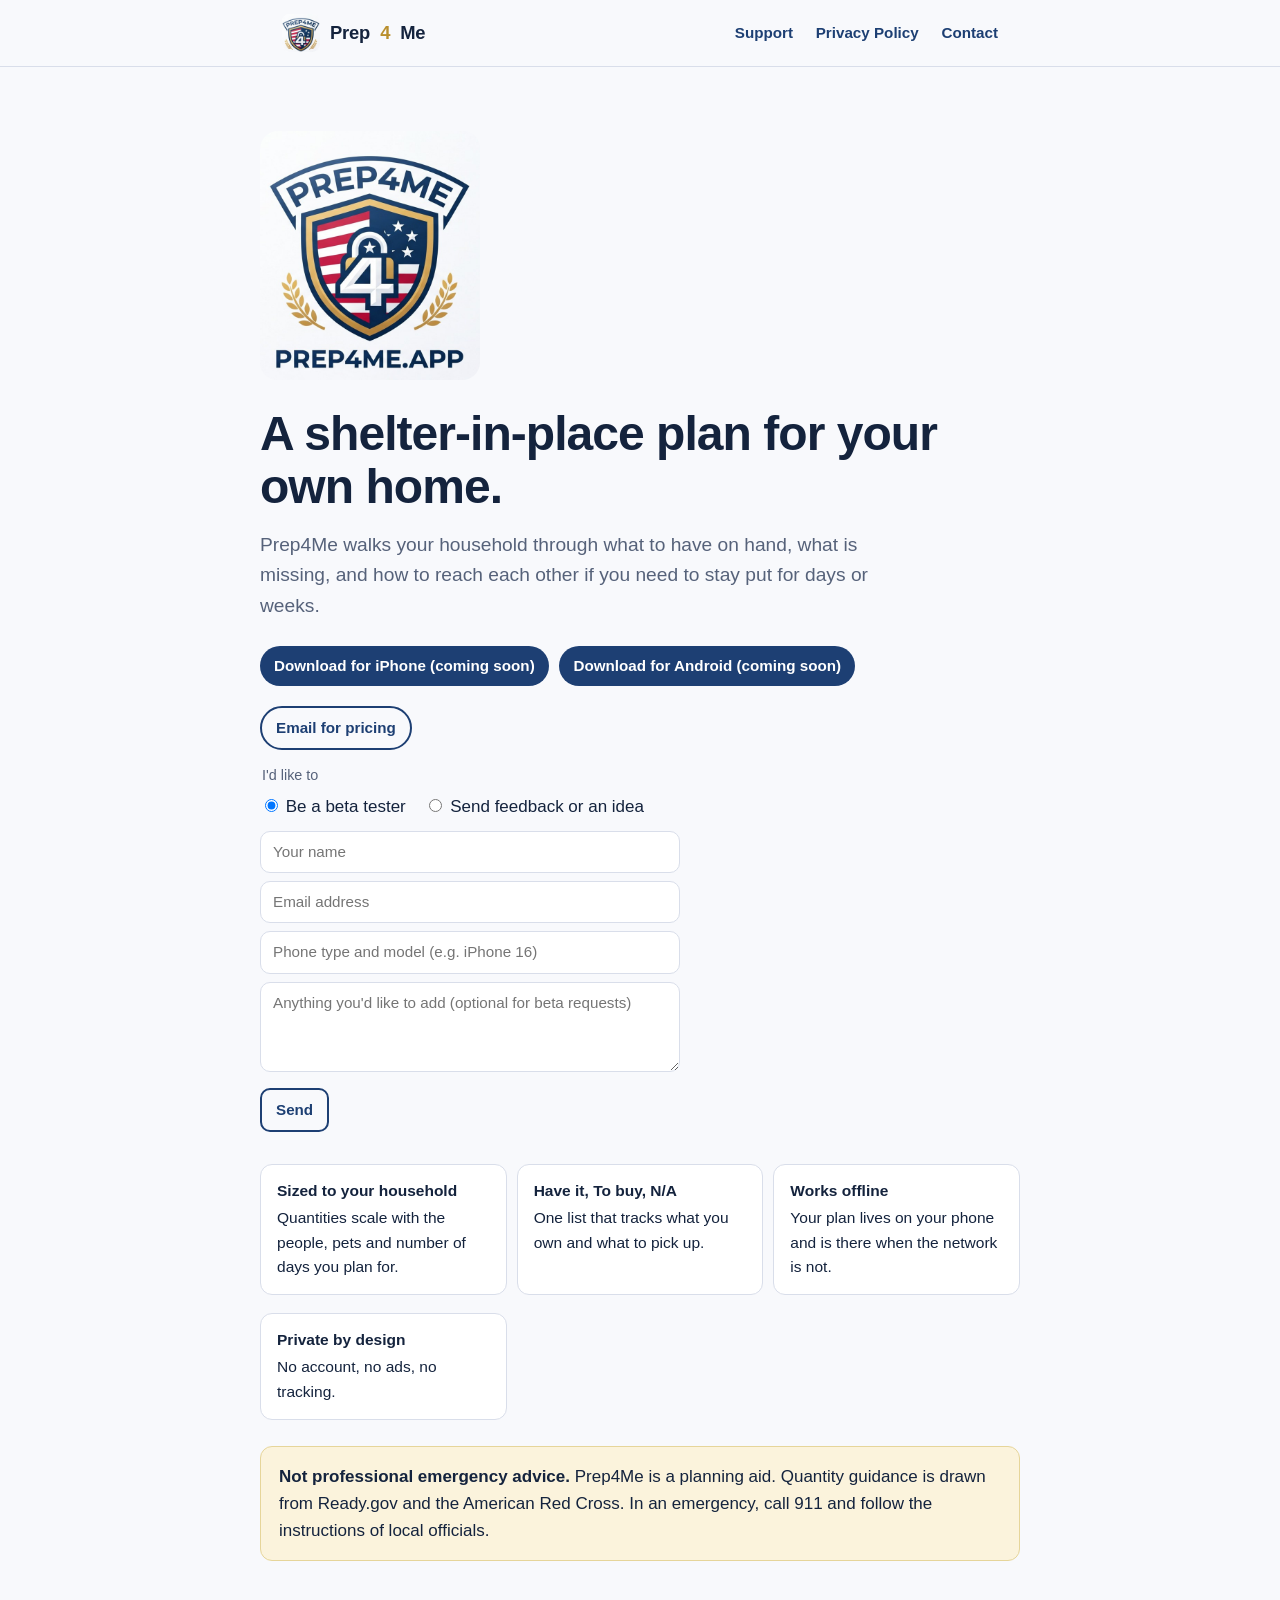
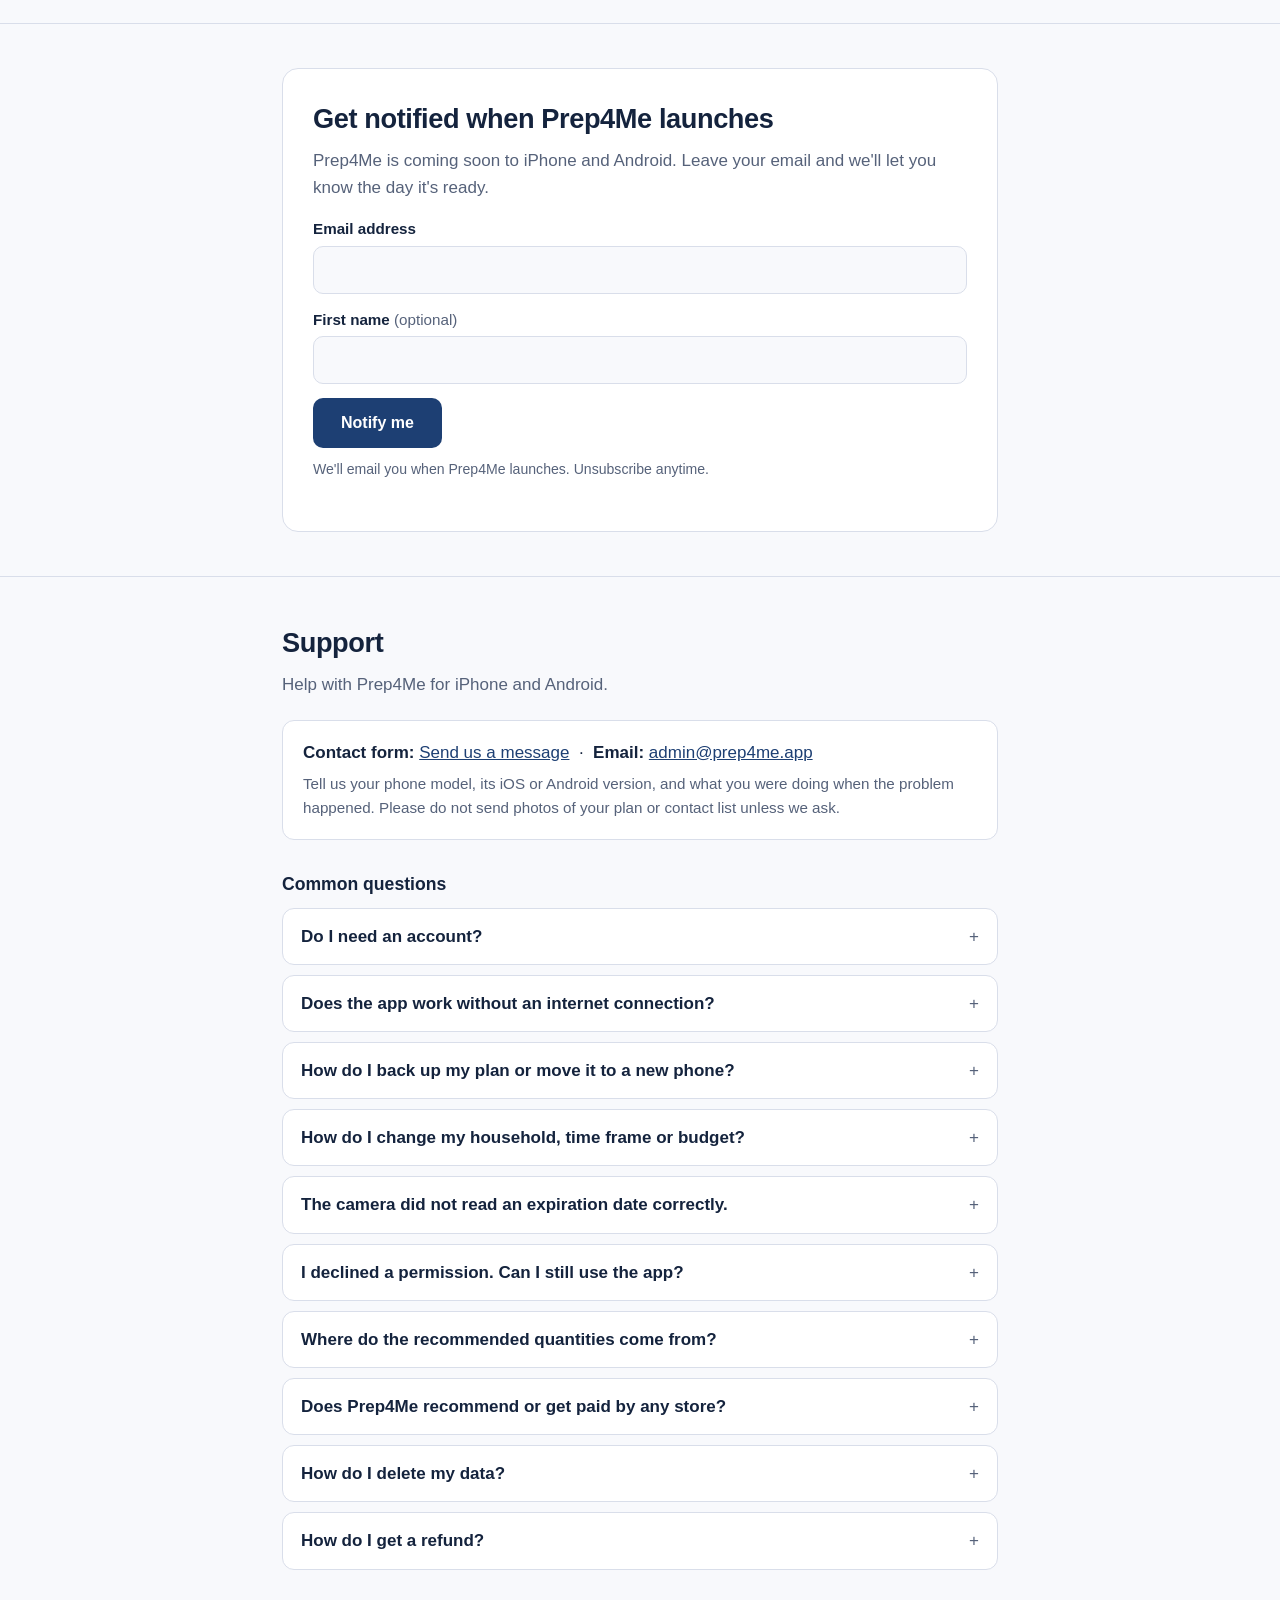
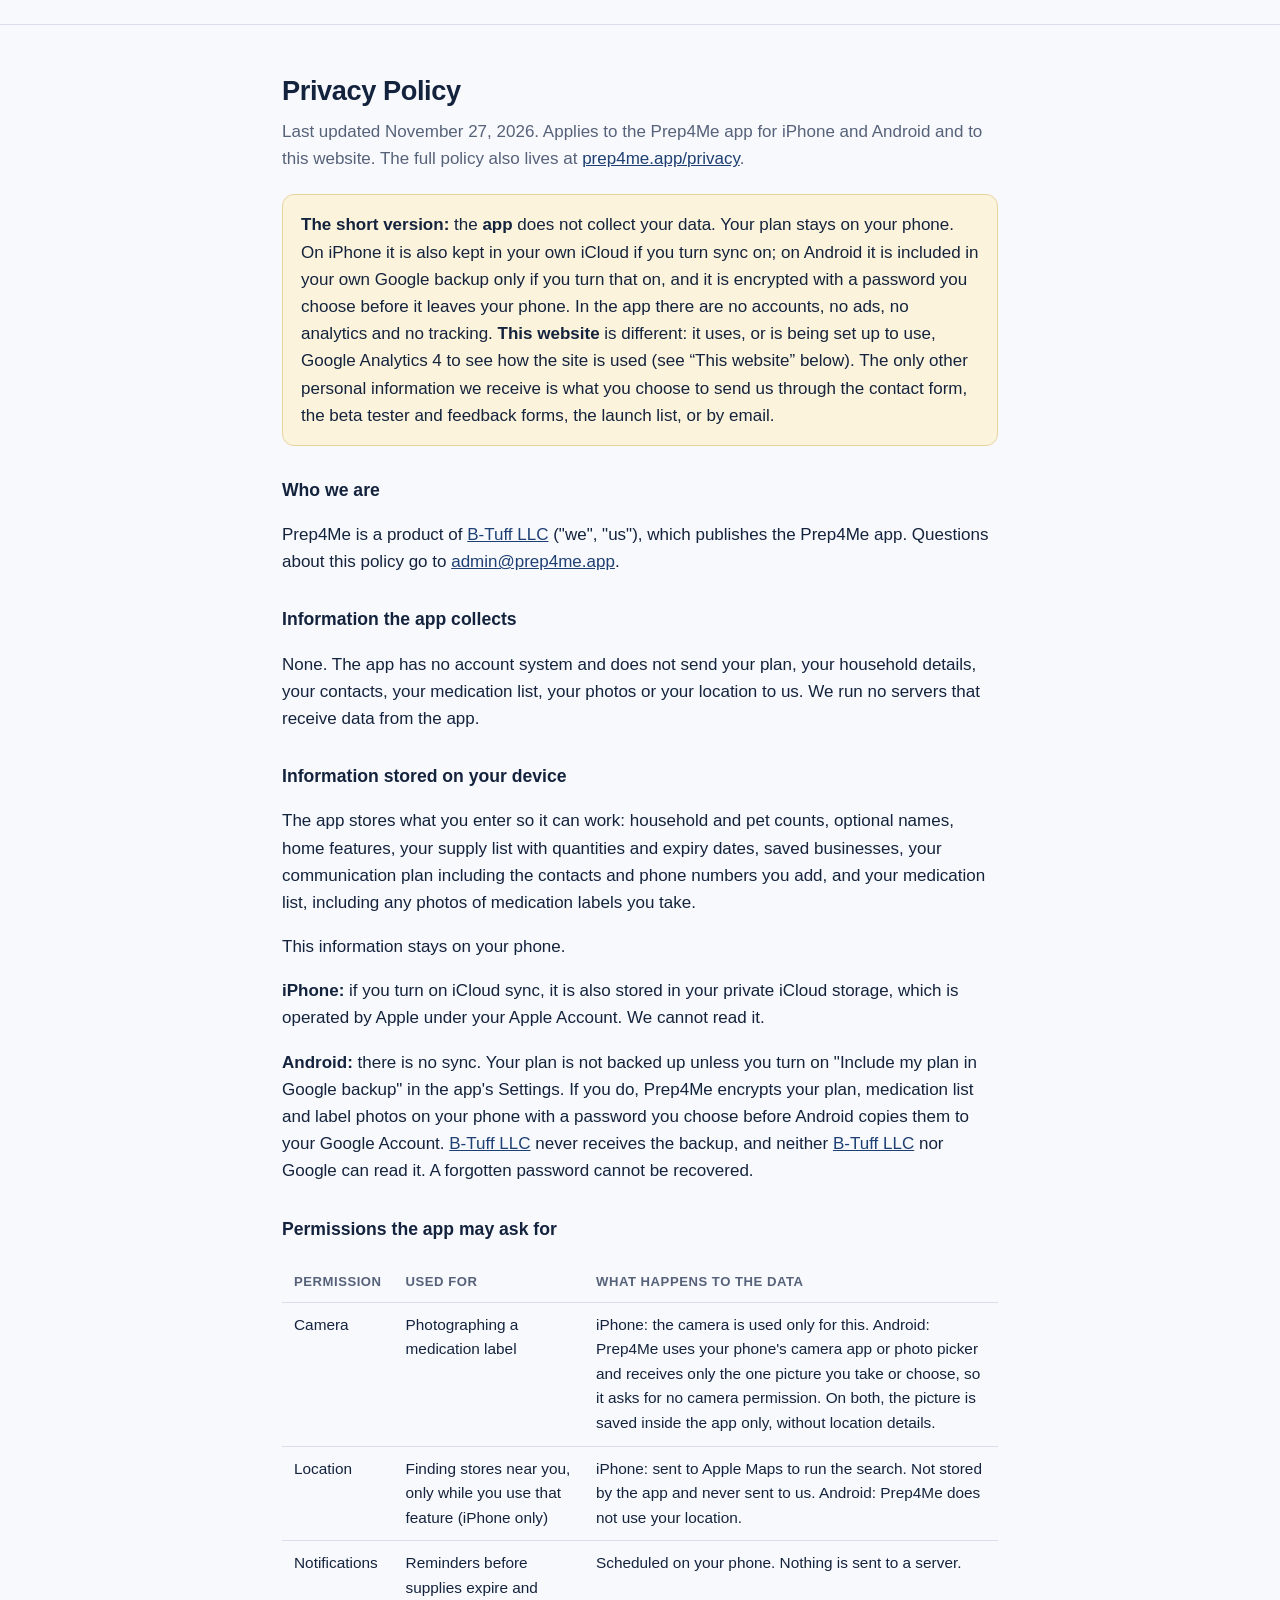
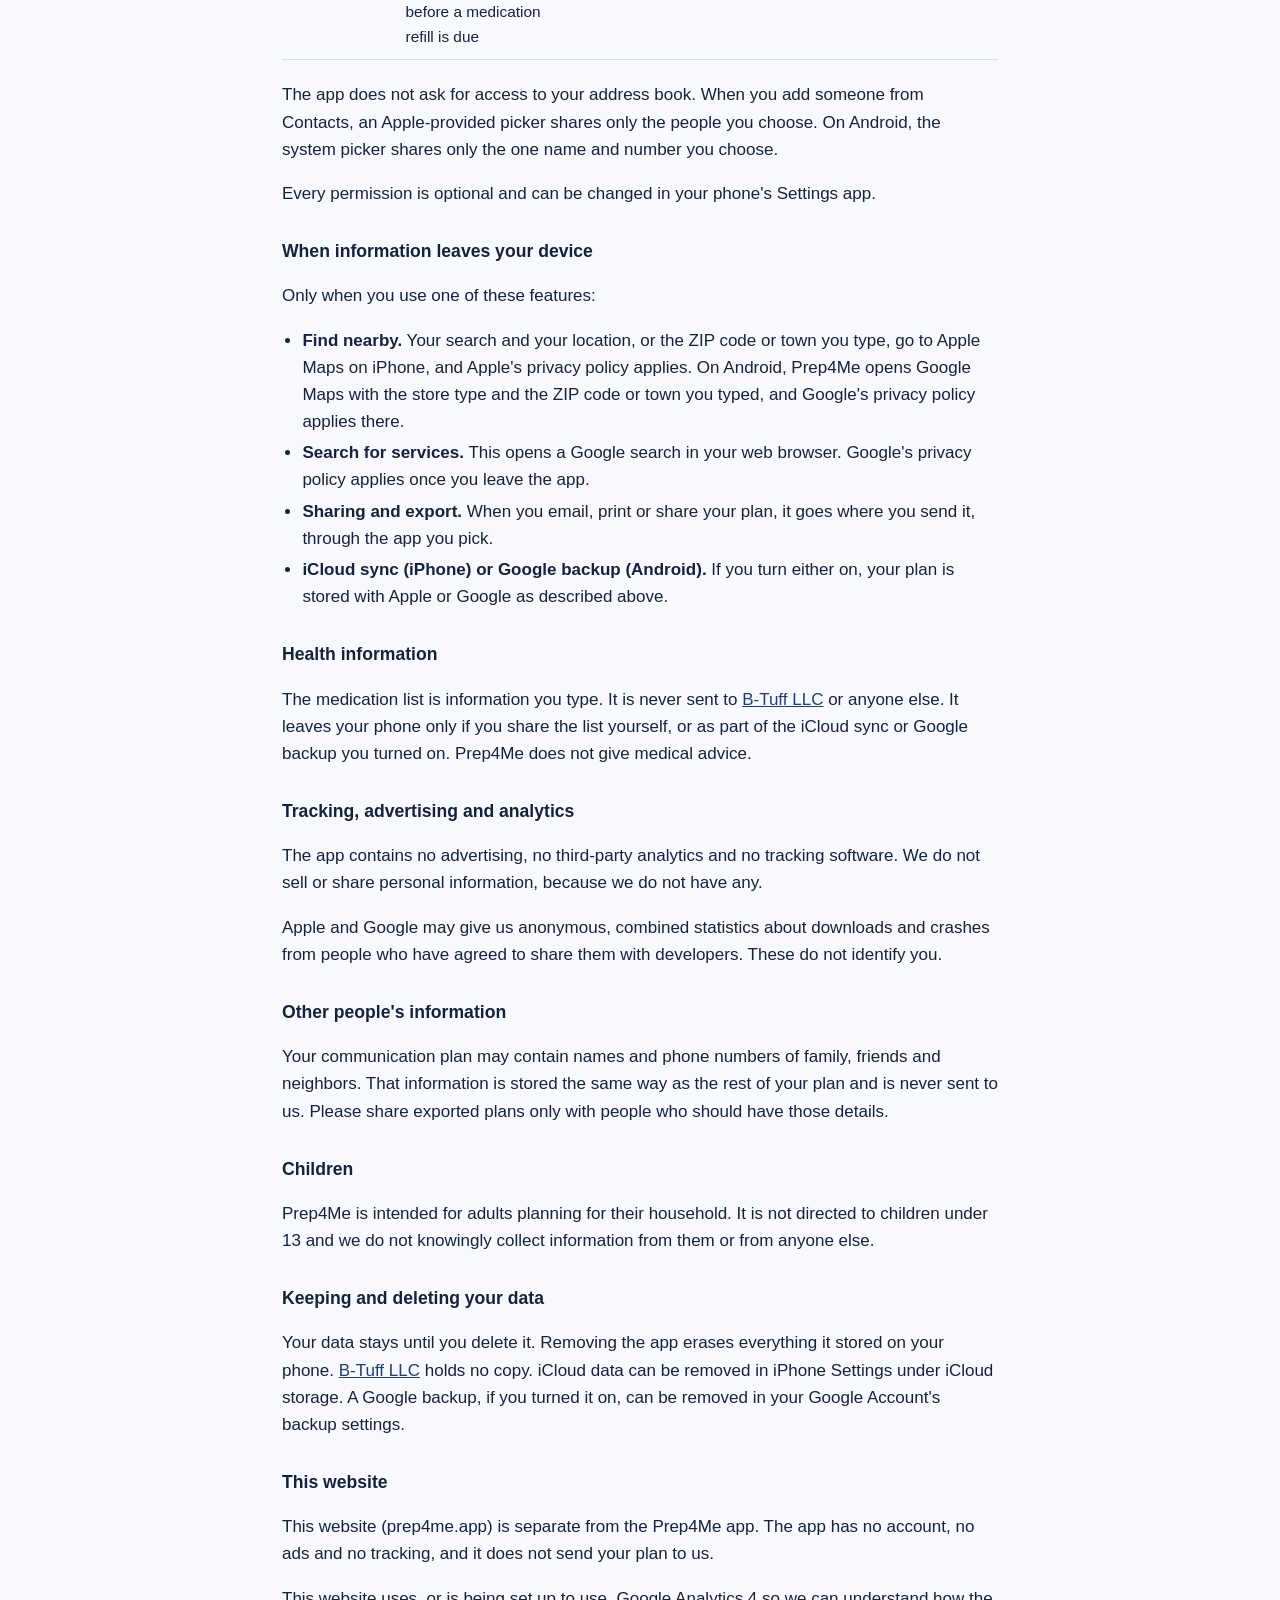
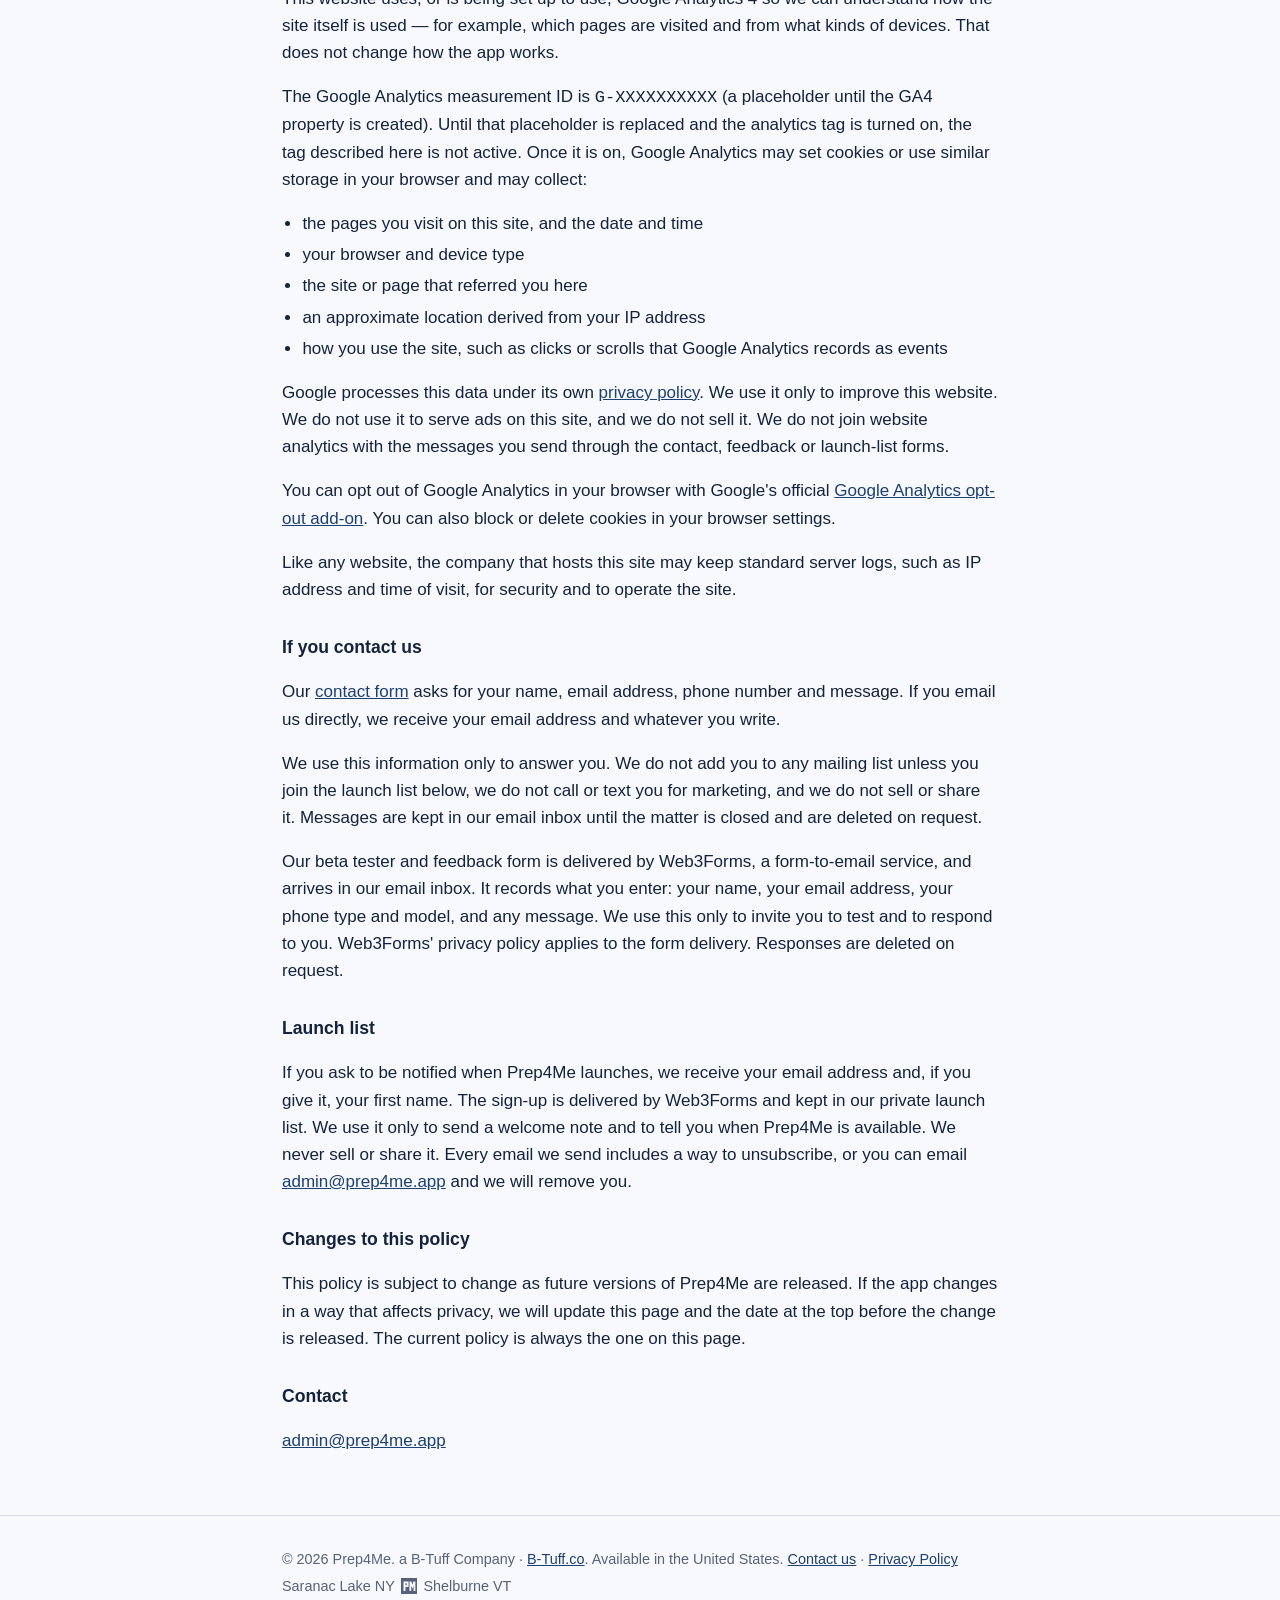
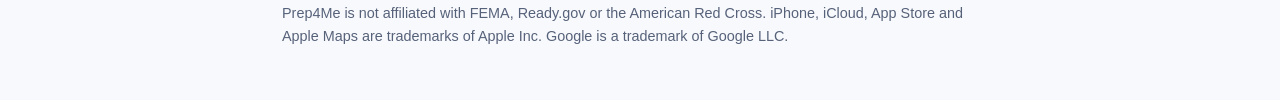
<file: index.html>
<!DOCTYPE html>
<html lang="en">
<head>
<meta charset="utf-8">
<meta http-equiv="Content-Security-Policy" content="default-src 'self'; script-src 'self' 'unsafe-inline'; style-src 'self' 'unsafe-inline'; img-src 'self'; connect-src 'self' https://api.web3forms.com; form-action 'self' https://api.web3forms.com; font-src 'self'; object-src 'none'; base-uri 'self'; upgrade-insecure-requests">
<meta name="referrer" content="strict-origin-when-cross-origin">
<meta name="viewport" content="width=device-width, initial-scale=1">
<title>Prep4Me: A Shelter in Place Plan</title>
<meta name="description" content="Prep4Me is an iPhone and Android app that walks your household through building a shelter-in-place plan. Support and privacy policy.">
<style>
  :root {
    --bg: #f8f9fc;
    --surface: #ffffff;
    --ink: #14233d;
    --muted: #56627a;
    --line: #d9deea;
    --accent: #1d3f73;
    --accent-ink: #ffffff;
    --gold: #b98f2e;
    --note: #fbf3dc;
    --note-line: #e6d59a;
  }
  @media (prefers-color-scheme: dark) {
    :root {
      --bg: #0f1726;
      --surface: #182236;
      --ink: #eef1f7;
      --muted: #a3aec4;
      --line: #2b3852;
      --accent: #9dbcf0;
      --accent-ink: #0f1726;
      --gold: #d9b662;
      --note: #2b2716;
      --note-line: #5a4f22;
    }
  }
  * { box-sizing: border-box; }
  html { scroll-behavior: smooth; }
  body {
    margin: 0;
    background: var(--bg);
    color: var(--ink);
    font: 17px/1.6 -apple-system, BlinkMacSystemFont, "Segoe UI", Roboto, Helvetica, Arial, sans-serif;
    -webkit-text-size-adjust: 100%;
  }
  a { color: var(--accent); }
  a:focus-visible, summary:focus-visible { outline: 3px solid var(--accent); outline-offset: 3px; border-radius: 4px; }
  .wrap { max-width: 760px; margin: 0 auto; padding: 0 22px; }

  header.site {
    position: sticky; top: 0; z-index: 10;
    background: var(--bg);
    border-bottom: 1px solid var(--line);
  }
  header.site .wrap {
    display: flex; align-items: center; justify-content: space-between;
    gap: 16px; padding-top: 14px; padding-bottom: 14px; flex-wrap: wrap;
  }
  .brand { display: inline-flex; align-items: center; gap: 10px; font-weight: 700; font-size: 1.15rem; letter-spacing: -0.01em; color: var(--ink); text-decoration: none; }
  .brand span { color: var(--gold); }
  .brand img { width: 38px; height: 38px; object-fit: contain; background: #fff; border-radius: 8px; }
  .hero-logo { display: block; width: 220px; max-width: 60%; height: auto; background: #fff; border-radius: 18px; margin: 0 0 28px; }
  nav a { margin-left: 18px; text-decoration: none; font-size: 0.95rem; font-weight: 600; }
  nav a:first-child { margin-left: 0; }
  nav a:hover { text-decoration: underline; }

  .hero { padding: 64px 0 40px; }
  .hero h1 { font-size: clamp(2rem, 6vw, 3rem); line-height: 1.1; letter-spacing: -0.02em; margin: 0 0 16px; }
  .hero p.lead { font-size: 1.2rem; color: var(--muted); margin: 0 0 24px; max-width: 34em; }
  .pill {
    display: inline-block; background: var(--accent); color: var(--accent-ink);
    font-weight: 600; font-size: 0.95rem; padding: 8px 14px; border-radius: 999px;
  }
  .hero-actions { margin: 12px 0 8px; }
  .pricing-btn {
    display: inline-block;
    border: 2px solid var(--accent);
    background: transparent;
    color: var(--accent);
    font-weight: 600;
    font-size: 0.95rem;
    padding: 8px 14px;
    border-radius: 999px;
    text-decoration: none;
  }
  .pricing-btn:hover { background: var(--accent); color: var(--accent-ink); }
  .facts { list-style: none; padding: 0; margin: 28px 0 0; display: grid; gap: 10px; grid-template-columns: repeat(auto-fit, minmax(210px, 1fr)); }
  .facts li { background: var(--surface); border: 1px solid var(--line); border-radius: 12px; padding: 14px 16px; font-size: 0.97rem; }
  .facts strong { display: block; margin-bottom: 2px; }

  section { padding: 44px 0; border-top: 1px solid var(--line); scroll-margin-top: 64px; }
  h2 { font-size: 1.7rem; letter-spacing: -0.015em; margin: 0 0 6px; }
  h3 { font-size: 1.1rem; margin: 30px 0 6px; }
  .sub { color: var(--muted); margin: 0 0 22px; }
  ul { padding-left: 1.2em; }
  li { margin: 4px 0; }

  .contact { background: var(--surface); border: 1px solid var(--line); border-radius: 12px; padding: 18px 20px; margin: 0 0 26px; }
  .contact p { margin: 0; }
  .contact p + p { margin-top: 6px; color: var(--muted); font-size: 0.95rem; }

  details { background: var(--surface); border: 1px solid var(--line); border-radius: 12px; margin: 10px 0; }
  summary { cursor: pointer; padding: 14px 18px; font-weight: 600; list-style: none; }
  summary::-webkit-details-marker { display: none; }
  summary::after { content: "+"; float: right; color: var(--muted); font-weight: 400; }
  details[open] summary::after { content: "\2212"; }
  details .a { padding: 0 18px 16px; }
  details .a p { margin: 0 0 8px; }

  .note { background: var(--note); border: 1px solid var(--note-line); border-radius: 12px; padding: 16px 18px; margin: 22px 0; }
  .note p { margin: 0; }

  table { width: 100%; border-collapse: collapse; margin: 12px 0 4px; font-size: 0.96rem; }
  th, td { text-align: left; vertical-align: top; padding: 10px 12px; border-bottom: 1px solid var(--line); }
  th { font-size: 0.82rem; text-transform: uppercase; letter-spacing: 0.04em; color: var(--muted); }
  .scroll { overflow-x: auto; }

  footer { border-top: 1px solid var(--line); padding: 28px 0 48px; color: var(--muted); font-size: 0.9rem; }
  footer p { margin: 4px 0; }

  .notify { background: var(--surface); border: 1px solid var(--line); border-radius: 16px; padding: 22px 20px; }
  .notify h2 { margin: 0 0 6px; }
  .notify .sub { margin: 0 0 16px; }
  .notify label.f { display: block; font-weight: 600; font-size: 0.95rem; margin: 0 0 4px; }
  .notify label.f span { font-weight: 400; color: var(--muted); }
  .notify input[type=email], .notify input[type=text] {
    font: inherit; font-size: 1rem; width: 100%; min-height: 48px; padding: 10px 14px;
    border: 1px solid var(--line); border-radius: 10px; background: var(--bg); color: var(--ink); margin: 0 0 14px;
  }
  .notify input:focus-visible, .notify button:focus-visible { outline: 3px solid var(--accent); outline-offset: 2px; }
  .notify button {
    font: inherit; font-weight: 700; font-size: 1rem; width: 100%; min-height: 50px; border: 0; border-radius: 10px;
    background: var(--accent); color: var(--accent-ink); cursor: pointer;
  }
  .notify button[disabled] { opacity: 0.7; cursor: wait; }
  .notify .consent { font-size: 0.88rem; color: var(--muted); margin: 10px 0 0; }
  .notify .err { color: #b3261e; font-size: 0.92rem; margin: 8px 0 0; min-height: 1em; }
  @media (prefers-color-scheme: dark) { .notify .err { color: #ffb4ab; } }
  .notify .done { display: none; text-align: center; padding: 8px 0; }
  .notify .done .big { font-size: 2.2rem; line-height: 1; margin: 0 0 8px; }
  .notify .done h3 { margin: 0 0 6px; font-size: 1.3rem; }
  .notify .done p { margin: 0 0 6px; }
  .notify.sent form { display: none; }
  .notify.sent .done { display: block; }
  .hp { position: absolute; left: -9999px; width: 1px; height: 1px; overflow: hidden; }
  @media (min-width: 620px) { .notify { padding: 28px 30px; } .notify button { width: auto; padding: 0 28px; } }
.pm-loc{white-space:nowrap}.pm-mark{display:inline-block;width:1.15em;height:1.15em;vertical-align:-.2em;margin:0 .15em}
</style>
<!--
  Google Analytics 4 is approved for this WEBSITE only (not the Prep4Me app).
  The measurement ID below is a placeholder. Do not uncomment until Pliny
  replaces G-XXXXXXXXXX with the real GA4 ID and Brian has approved publish.
  When enabling the tag, also widen the page Content-Security-Policy:
    script-src: add https://www.googletagmanager.com
    img-src / connect-src: add https://www.google-analytics.com
      https://www.googletagmanager.com https://*.google-analytics.com
      https://*.analytics.google.com
  The app remains no-account, no-ads, no-tracking.

<script async src="https://www.googletagmanager.com/gtag/js?id=G-XXXXXXXXXX"></script>
<script>
  window.dataLayer = window.dataLayer || [];
  function gtag(){dataLayer.push(arguments);}
  gtag('js', new Date());
  gtag('config', 'G-XXXXXXXXXX');
</script>
-->
</head>
<body>

<header class="site">
  <div class="wrap">
    <a class="brand" href="#top"><img src="logo-mark.jpg" alt="" width="38" height="38">Prep<span>4</span>Me</a>
    <nav aria-label="Page sections">
      <a href="#support">Support</a>
      <a href="privacy.html">Privacy Policy</a>
      <a href="contact.html">Contact</a>
    </nav>
  </div>
</header>

<main id="top">

  <div class="wrap hero">
    <img class="hero-logo" src="logo.jpg" alt="Prep4Me logo: a shield with stars and stripes, a padlock and the numeral 4" width="636" height="720">
    <h1>A shelter-in-place plan for your own home.</h1>
    <p class="lead">Prep4Me walks your household through what to have on hand, what is missing, and how to reach each other if you need to stay put for days or weeks.</p>
    <span class="pill" style="margin:0 6px 8px 0">Download for iPhone (coming soon)</span>
    <span class="pill" style="margin:0 6px 8px 0">Download for Android (coming soon)</span>
    <p class="hero-actions"><a class="pricing-btn" href="mailto:admin@prep4me.app?subject=Pricing%20request">Email for pricing</a></p>
    <form id="p4m-form" novalidate style="margin:14px 0 8px;max-width:420px">
      <fieldset style="border:0;padding:0;margin:0 0 10px">
        <legend style="font-size:0.9rem;color:var(--muted);margin:0 0 6px">I'd like to</legend>
        <label style="margin-right:14px"><input type="radio" name="kind" value="Beta Test Request" checked> Be a beta tester</label>
        <label><input type="radio" name="kind" value="Feedback"> Send feedback or an idea</label>
      </fieldset>
      <input name="name" type="text" autocomplete="name" placeholder="Your name" required maxlength="80" aria-label="Your name" style="font:inherit;font-size:0.95rem;width:100%;padding:8px 12px;border:1px solid var(--line);border-radius:10px;background:var(--surface);color:var(--ink);margin:0 0 8px;box-sizing:border-box">
      <input name="email" type="email" autocomplete="email" placeholder="Email address" required maxlength="120" aria-label="Email address" style="font:inherit;font-size:0.95rem;width:100%;padding:8px 12px;border:1px solid var(--line);border-radius:10px;background:var(--surface);color:var(--ink);margin:0 0 8px;box-sizing:border-box">
      <input name="device" id="p4m-device" type="text" placeholder="Phone type and model (e.g. iPhone 16)" maxlength="60" aria-label="Phone type and model" style="font:inherit;font-size:0.95rem;width:100%;padding:8px 12px;border:1px solid var(--line);border-radius:10px;background:var(--surface);color:var(--ink);margin:0 0 8px;box-sizing:border-box">
      <textarea name="message" placeholder="Anything you'd like to add (optional for beta requests)" maxlength="1500" aria-label="Message" style="font:inherit;font-size:0.95rem;width:100%;min-height:90px;padding:8px 12px;border:1px solid var(--line);border-radius:10px;background:var(--surface);color:var(--ink);margin:0 0 8px;box-sizing:border-box"></textarea>
      <input type="checkbox" name="botcheck" tabindex="-1" autocomplete="off" style="display:none">
      <button type="submit" id="p4m-send" style="font:inherit;display:inline-block;border:2px solid var(--accent);background:transparent;color:var(--accent);font-weight:600;font-size:0.95rem;padding:8px 14px;border-radius:10px;cursor:pointer">Send</button>
      <p id="p4m-status" role="status" aria-live="polite" style="font-size:0.9rem;margin:8px 0 0"></p>
    </form>
    <script>
      (function () {
        var ACCESS_KEY = "a7a0f747-9981-4210-acce-b480e88beb77";
        var f = document.getElementById("p4m-form"), st = document.getElementById("p4m-status"), btn = document.getElementById("p4m-send");
        f.addEventListener("submit", function (e) {
          e.preventDefault();
          var kind = f.kind.value, name = f.name.value.trim(), email = f.email.value.trim(), msg = f.message.value.trim();
          if (f.botcheck.checked) { return; }
          if (name.length < 2) { st.textContent = "Please enter your name."; return; }
          if (!/^[^\s@]+@[^\s@]+\.[^\s@]{2,}$/.test(email)) { st.textContent = "Please enter a valid email address."; return; }
          if (kind === "Feedback" && msg.length < 5) { st.textContent = "Please tell us your feedback or idea."; return; }
          btn.disabled = true; btn.textContent = "Sending"; st.textContent = "";
          fetch("https://api.web3forms.com/submit", {
            method: "POST",
            headers: { "Content-Type": "application/json", "Accept": "application/json" },
            body: JSON.stringify({ access_key: ACCESS_KEY, subject: "Prep4Me " + kind + " - From: " + name, from_name: "Prep4Me website", name: name, email: email, request: kind, phone_model: f.device.value.trim(), message: msg || "(none)" })
          }).then(function (r) { return r.json(); }).then(function (j) {
            if (!j.success) { throw new Error(j.message); }
            f.reset(); st.textContent = kind === "Feedback" ? "Thanks! Your feedback was sent." : "Thanks! You're on the beta list and we'll email your invitation.";
          }).catch(function () {
            st.textContent = "Sorry, that didn't go through. Please try again or email admin@prep4me.app.";
          }).then(function () { btn.disabled = false; btn.textContent = "Send"; });
        });
      })();
    </script>

    <ul class="facts">
      <li><strong>Sized to your household</strong>Quantities scale with the people, pets and number of days you plan for.</li>
      <li><strong>Have it, To buy, N/A</strong>One list that tracks what you own and what to pick up.</li>
      <li><strong>Works offline</strong>Your plan lives on your phone and is there when the network is not.</li>
      <li><strong>Private by design</strong>No account, no ads, no tracking.</li>
    </ul>

    <div class="note">
      <p><strong>Not professional emergency advice.</strong> Prep4Me is a planning aid. Quantity guidance is drawn from Ready.gov and the American Red Cross. In an emergency, call 911 and follow the instructions of local officials.</p>
    </div>
  </div>


  <section id="notify" aria-labelledby="notify-h">
    <div class="wrap">
      <div class="notify" id="notify-card">
        <h2 id="notify-h">Get notified when Prep4Me launches</h2>
        <p class="sub">Prep4Me is coming soon to iPhone and Android. Leave your email and we'll let you know the day it's ready.</p>
        <form id="notify-form" novalidate>
          <label class="f" for="nf-email">Email address</label>
          <input id="nf-email" name="email" type="email" inputmode="email" autocomplete="email" autocapitalize="off" spellcheck="false" required maxlength="120" aria-describedby="nf-consent nf-err">
          <label class="f" for="nf-name">First name <span>(optional)</span></label>
          <input id="nf-name" name="name" type="text" autocomplete="given-name" maxlength="80">
          <div class="hp" aria-hidden="true"><label for="nf-bot">Leave this empty</label><input id="nf-bot" type="checkbox" name="botcheck" tabindex="-1" autocomplete="off"></div>
          <button type="submit" id="nf-send">Notify me</button>
          <p class="consent" id="nf-consent">We'll email you when Prep4Me launches. Unsubscribe anytime.</p>
          <p class="err" id="nf-err" role="alert" aria-live="assertive"></p>
        </form>
        <div class="done" role="status" aria-live="polite" tabindex="-1" id="nf-done">
          <p class="big" aria-hidden="true">&#x2705;</p>
          <h3>You're on the list!</h3>
          <p>Thanks for signing up. We'll email you as soon as Prep4Me is ready to download.</p>
          <p>Wishing you and yours a safe and happy Thanksgiving.</p>
        </div>
      </div>
    </div>
  </section>
  <script>
    (function () {
      var ACCESS_KEY = "a7a0f747-9981-4210-acce-b480e88beb77";
      var card = document.getElementById("notify-card"), f = document.getElementById("notify-form"),
          err = document.getElementById("nf-err"), btn = document.getElementById("nf-send"), em = document.getElementById("nf-email");
      f.addEventListener("submit", function (e) {
        e.preventDefault();
        if (f.botcheck.checked) { return; }
        var email = em.value.trim(), name = f.name.value.trim();
        if (!/^[^\s@]+@[^\s@]+\.[^\s@]{2,}$/.test(email)) { err.textContent = "Please enter a valid email address."; em.setAttribute("aria-invalid", "true"); em.focus(); return; }
        em.removeAttribute("aria-invalid"); err.textContent = ""; btn.disabled = true; btn.textContent = "Signing you up\u2026";
        fetch("https://api.web3forms.com/submit", {
          method: "POST",
          headers: { "Content-Type": "application/json", "Accept": "application/json" },
          body: JSON.stringify({ access_key: ACCESS_KEY, subject: "Prep4Me Launch List signup: " + email, from_name: "Prep4Me website",
            replyto: email, email: email, name: name || "(not given)", list: "Prep4Me Launch List", source: "prep4me.app launch form",
            signed_up_at: new Date().toISOString(), botcheck: false })
        }).then(function (r) { return r.json(); }).then(function (j) {
          if (!j.success) { throw new Error(j.message); }
          card.classList.add("sent"); document.getElementById("nf-done").focus();
        }).catch(function () {
          err.textContent = "Sorry, that didn't go through. Please try again, or email admin@prep4me.app.";
        }).then(function () { btn.disabled = false; btn.textContent = "Notify me"; });
      });
    })();
  </script>

  <section id="support">
    <div class="wrap">
      <h2>Support</h2>
      <p class="sub">Help with Prep4Me for iPhone and Android.</p>

      <div class="contact">
        <p><strong>Contact form:</strong> <a href="contact.html">Send us a message</a> &nbsp;·&nbsp; <strong>Email:</strong> <a href="mailto:admin@prep4me.app">admin@prep4me.app</a></p>
        <p>Tell us your phone model, its iOS or Android version, and what you were doing when the problem happened. Please do not send photos of your plan or contact list unless we ask.</p>
      </div>

      <h3>Common questions</h3>

      <details>
        <summary>Do I need an account?</summary>
        <div class="a"><p>No. There is no sign-up and no login. Your plan is stored on your phone.</p></div>
      </details>

      <details>
        <summary>Does the app work without an internet connection?</summary>
        <div class="a">
          <p>Yes. Building your plan, updating your list, scanning, expiry reminders and your communication plan all work offline.</p>
          <p>Three things need a connection: finding stores near you, looking up a product name from a barcode, and searching the web for local services.</p>
        </div>
      </details>

      <details>
        <summary>How do I back up my plan or move it to a new phone?</summary>
        <div class="a">
          <p><strong>iPhone:</strong> turn on iCloud sync in the app's Settings. Your plan is then kept in your own private iCloud storage and appears on any iPhone signed in to the same Apple Account.</p>
          <p>If iCloud sync is off, your plan is included in a standard iPhone backup.</p>
          <p><strong>Android:</strong> turn on "Include my plan in Google backup" in the app's Settings and choose a password. Your plan, medication list and label photos are encrypted on your phone and included in that phone's Google backup. When you set up a new phone from that backup, Prep4Me asks for the password and restores your plan. A forgotten password cannot be recovered.</p>
          <p>On either phone you can also export the plan as a PDF at any time.</p>
        </div>
      </details>

      <details>
        <summary>How do I change my household, time frame or budget?</summary>
        <div class="a"><p>Open Settings in the app and choose Edit household. Quantities recalculate. Items you already marked and the amounts you have on hand are kept.</p></div>
      </details>

      <details>
        <summary>The camera did not read an expiration date correctly.</summary>
        <div class="a"><p>Stamped and embossed dates are hard to read. The app only suggests a date and always asks you to confirm it. Tap the date to correct it with the date picker.</p></div>
      </details>

      <details>
        <summary>I declined a permission. Can I still use the app?</summary>
        <div class="a">
          <p>Yes. Every permission is optional. Without the camera you can type items in. Without notifications, expiring items still appear on the home screen. Without location you can enter a ZIP code or town.</p>
          <p>To change a permission later, open your phone's Settings app and choose Prep4Me.</p>
        </div>
      </details>

      <details>
        <summary>Where do the recommended quantities come from?</summary>
        <div class="a">
          <p>From public guidance by <a href="https://www.ready.gov/kit" rel="noopener">Ready.gov</a> and the <a href="https://www.redcross.org/get-help/how-to-prepare-for-emergencies/survival-kit-supplies.html" rel="noopener">American Red Cross</a>. That guidance covers roughly the first two weeks. For longer time frames the app scales the numbers and labels them as estimates.</p>
        </div>
      </details>

      <details>
        <summary>Does Prep4Me recommend or get paid by any store?</summary>
        <div class="a"><p>No. Nearby stores come from Apple Maps on iPhone and Google Maps on Android. No business is endorsed, sponsored or ranked for pay, and the app contains no affiliate links.</p></div>
      </details>

      <details>
        <summary>How do I delete my data?</summary>
        <div class="a">
          <p>Deleting the app removes everything stored on your phone. If you used iCloud sync, also remove the app's data in iPhone Settings, under your name, iCloud, Manage Account Storage.</p>
          <p>On Android, if you turned on Google backup, also remove it in your Google Account's backup settings. We hold no copy of your plan, so there is nothing for us to delete.</p>
        </div>
      </details>

      <details>
        <summary>How do I get a refund?</summary>
        <div class="a"><p>iPhone purchases are handled by Apple. Request a refund at <a href="https://reportaproblem.apple.com" rel="noopener">reportaproblem.apple.com</a>.</p><p>Android purchases are handled by Google Play. Request a refund from your order history in Google Play.</p></div>
      </details>
    </div>
  </section>

  <section id="privacy">
    <div class="wrap">
      <h2>Privacy Policy</h2>
      <p class="sub">Last updated November 27, 2026. Applies to the Prep4Me app for iPhone and Android and to this website. The full policy also lives at <a href="privacy.html">prep4me.app/privacy</a>.</p>

      <div class="note">
        <p><strong>The short version:</strong> the <strong>app</strong> does not collect your data. Your plan stays on your phone. On iPhone it is also kept in your own iCloud if you turn sync on; on Android it is included in your own Google backup only if you turn that on, and it is encrypted with a password you choose before it leaves your phone. In the app there are no accounts, no ads, no analytics and no tracking. <strong>This website</strong> is different: it uses, or is being set up to use, Google Analytics 4 to see how the site is used (see “This website” below). The only other personal information we receive is what you choose to send us through the contact form, the beta tester and feedback forms, the launch list, or by email.</p>
      </div>

      <h3>Who we are</h3>
      <p>Prep4Me is a product of <a href="https://www.b-tuff.co">B-Tuff LLC</a> ("we", "us"), which publishes the Prep4Me app. Questions about this policy go to <a href="mailto:admin@prep4me.app">admin@prep4me.app</a>.</p>

      <h3>Information the app collects</h3>
      <p>None. The app has no account system and does not send your plan, your household details, your contacts, your medication list, your photos or your location to us. We run no servers that receive data from the app.</p>

      <h3>Information stored on your device</h3>
      <p>The app stores what you enter so it can work: household and pet counts, optional names, home features, your supply list with quantities and expiry dates, saved businesses, your communication plan including the contacts and phone numbers you add, and your medication list, including any photos of medication labels you take.</p>
      <p>This information stays on your phone.</p>
      <p><strong>iPhone:</strong> if you turn on iCloud sync, it is also stored in your private iCloud storage, which is operated by Apple under your Apple Account. We cannot read it.</p>
      <p><strong>Android:</strong> there is no sync. Your plan is not backed up unless you turn on "Include my plan in Google backup" in the app's Settings. If you do, Prep4Me encrypts your plan, medication list and label photos on your phone with a password you choose before Android copies them to your Google Account. <a href="https://www.b-tuff.co">B-Tuff LLC</a> never receives the backup, and neither <a href="https://www.b-tuff.co">B-Tuff LLC</a> nor Google can read it. A forgotten password cannot be recovered.</p>

      <h3>Permissions the app may ask for</h3>
      <div class="scroll">
      <table>
        <thead>
          <tr><th>Permission</th><th>Used for</th><th>What happens to the data</th></tr>
        </thead>
        <tbody>
          <tr><td>Camera</td><td>Photographing a medication label</td><td>iPhone: the camera is used only for this. Android: Prep4Me uses your phone's camera app or photo picker and receives only the one picture you take or choose, so it asks for no camera permission. On both, the picture is saved inside the app only, without location details.</td></tr>
          <tr><td>Location</td><td>Finding stores near you, only while you use that feature (iPhone only)</td><td>iPhone: sent to Apple Maps to run the search. Not stored by the app and never sent to us. Android: Prep4Me does not use your location.</td></tr>
          <tr><td>Notifications</td><td>Reminders before supplies expire and before a medication refill is due</td><td>Scheduled on your phone. Nothing is sent to a server.</td></tr>
        </tbody>
      </table>
      </div>
      <p>The app does not ask for access to your address book. When you add someone from Contacts, an Apple-provided picker shares only the people you choose. On Android, the system picker shares only the one name and number you choose.</p>
      <p>Every permission is optional and can be changed in your phone's Settings app.</p>

      <h3>When information leaves your device</h3>
      <p>Only when you use one of these features:</p>
      <ul>
        <li><strong>Find nearby.</strong> Your search and your location, or the ZIP code or town you type, go to Apple Maps on iPhone, and Apple's privacy policy applies. On Android, Prep4Me opens Google Maps with the store type and the ZIP code or town you typed, and Google's privacy policy applies there.</li>
        <li><strong>Search for services.</strong> This opens a Google search in your web browser. Google's privacy policy applies once you leave the app.</li>
        <li><strong>Sharing and export.</strong> When you email, print or share your plan, it goes where you send it, through the app you pick.</li>
        <li><strong>iCloud sync (iPhone) or Google backup (Android).</strong> If you turn either on, your plan is stored with Apple or Google as described above.</li>
      </ul>

      <h3>Health information</h3>
      <p>The medication list is information you type. It is never sent to <a href="https://www.b-tuff.co">B-Tuff LLC</a> or anyone else. It leaves your phone only if you share the list yourself, or as part of the iCloud sync or Google backup you turned on. Prep4Me does not give medical advice.</p>

      <h3>Tracking, advertising and analytics</h3>
      <p>The app contains no advertising, no third-party analytics and no tracking software. We do not sell or share personal information, because we do not have any.</p>
      <p>Apple and Google may give us anonymous, combined statistics about downloads and crashes from people who have agreed to share them with developers. These do not identify you.</p>

      <h3>Other people's information</h3>
      <p>Your communication plan may contain names and phone numbers of family, friends and neighbors. That information is stored the same way as the rest of your plan and is never sent to us. Please share exported plans only with people who should have those details.</p>

      <h3>Children</h3>
      <p>Prep4Me is intended for adults planning for their household. It is not directed to children under 13 and we do not knowingly collect information from them or from anyone else.</p>

      <h3>Keeping and deleting your data</h3>
      <p>Your data stays until you delete it. Removing the app erases everything it stored on your phone. <a href="https://www.b-tuff.co">B-Tuff LLC</a> holds no copy. iCloud data can be removed in iPhone Settings under iCloud storage. A Google backup, if you turned it on, can be removed in your Google Account's backup settings.</p>

      <h3>This website</h3>
      <p>This website (prep4me.app) is separate from the Prep4Me app. The app has no account, no ads and no tracking, and it does not send your plan to us.</p>
      <p>This website uses, or is being set up to use, Google Analytics 4 so we can understand how the site itself is used — for example, which pages are visited and from what kinds of devices. That does not change how the app works.</p>
      <p>The Google Analytics measurement ID is <code>G-XXXXXXXXXX</code> (a placeholder until the GA4 property is created). Until that placeholder is replaced and the analytics tag is turned on, the tag described here is not active. Once it is on, Google Analytics may set cookies or use similar storage in your browser and may collect:</p>
      <ul>
        <li>the pages you visit on this site, and the date and time</li>
        <li>your browser and device type</li>
        <li>the site or page that referred you here</li>
        <li>an approximate location derived from your IP address</li>
        <li>how you use the site, such as clicks or scrolls that Google Analytics records as events</li>
      </ul>
      <p>Google processes this data under its own <a href="https://policies.google.com/privacy" rel="noopener">privacy policy</a>. We use it only to improve this website. We do not use it to serve ads on this site, and we do not sell it. We do not join website analytics with the messages you send through the contact, feedback or launch-list forms.</p>
      <p>You can opt out of Google Analytics in your browser with Google's official <a href="https://tools.google.com/dlpage/gaoptout" rel="noopener">Google Analytics opt-out add-on</a>. You can also block or delete cookies in your browser settings.</p>
      <p>Like any website, the company that hosts this site may keep standard server logs, such as IP address and time of visit, for security and to operate the site.</p>

      <h3>If you contact us</h3>
      <p>Our <a href="contact.html">contact form</a> asks for your name, email address, phone number and message. If you email us directly, we receive your email address and whatever you write.</p>
      <p>We use this information only to answer you. We do not add you to any mailing list unless you join the launch list below, we do not call or text you for marketing, and we do not sell or share it. Messages are kept in our email inbox until the matter is closed and are deleted on request.</p>
      <p>Our beta tester and feedback form is delivered by Web3Forms, a form-to-email service, and arrives in our email inbox. It records what you enter: your name, your email address, your phone type and model, and any message. We use this only to invite you to test and to respond to you. Web3Forms' privacy policy applies to the form delivery. Responses are deleted on request.</p>
      <h3>Launch list</h3>
      <p>If you ask to be notified when Prep4Me launches, we receive your email address and, if you give it, your first name. The sign-up is delivered by Web3Forms and kept in our private launch list. We use it only to send a welcome note and to tell you when Prep4Me is available. We never sell or share it. Every email we send includes a way to unsubscribe, or you can email <a href="mailto:admin@prep4me.app">admin@prep4me.app</a> and we will remove you.</p>

      <h3>Changes to this policy</h3>
      <p>This policy is subject to change as future versions of Prep4Me are released. If the app changes in a way that affects privacy, we will update this page and the date at the top before the change is released. The current policy is always the one on this page.</p>

      <h3>Contact</h3>
      <p><a href="mailto:admin@prep4me.app">admin@prep4me.app</a></p>
    </div>
  </section>

</main>

<footer>
  <div class="wrap">
    <p>&copy; 2026 Prep4Me. a B-Tuff Company · <a href="https://b-tuff.co">B-Tuff.co</a>. Available in the United States. <a href="contact.html">Contact us</a> · <a href="privacy.html">Privacy Policy</a></p>
    <p class="pm-loc">Saranac Lake NY <svg class="pm-mark" xmlns="http://www.w3.org/2000/svg" viewBox="0 0 16 16" width="1.15em" height="1.15em" role="img" aria-label="Pliny Miller" focusable="false"><title>Pliny Miller</title><path fill="currentColor" fill-rule="evenodd" d="M0 0H16V16H0ZM2.4 3.4H7.3V8.6H4.3V12.6H2.4ZM4.3 5.1V6.9H5.5V5.1ZM8.2 3.4H10.1L11.05 6.6L12 3.4H13.9V12.6H12.2V7.4L11.05 10.4L9.9 7.4V12.6H8.2Z"/></svg> Shelburne VT</p>
    <p>Prep4Me is not affiliated with FEMA, Ready.gov or the American Red Cross. iPhone, iCloud, App Store and Apple Maps are trademarks of Apple Inc. Google is a trademark of Google LLC.</p>
  </div>
</footer>

</body>
</html>
</file>
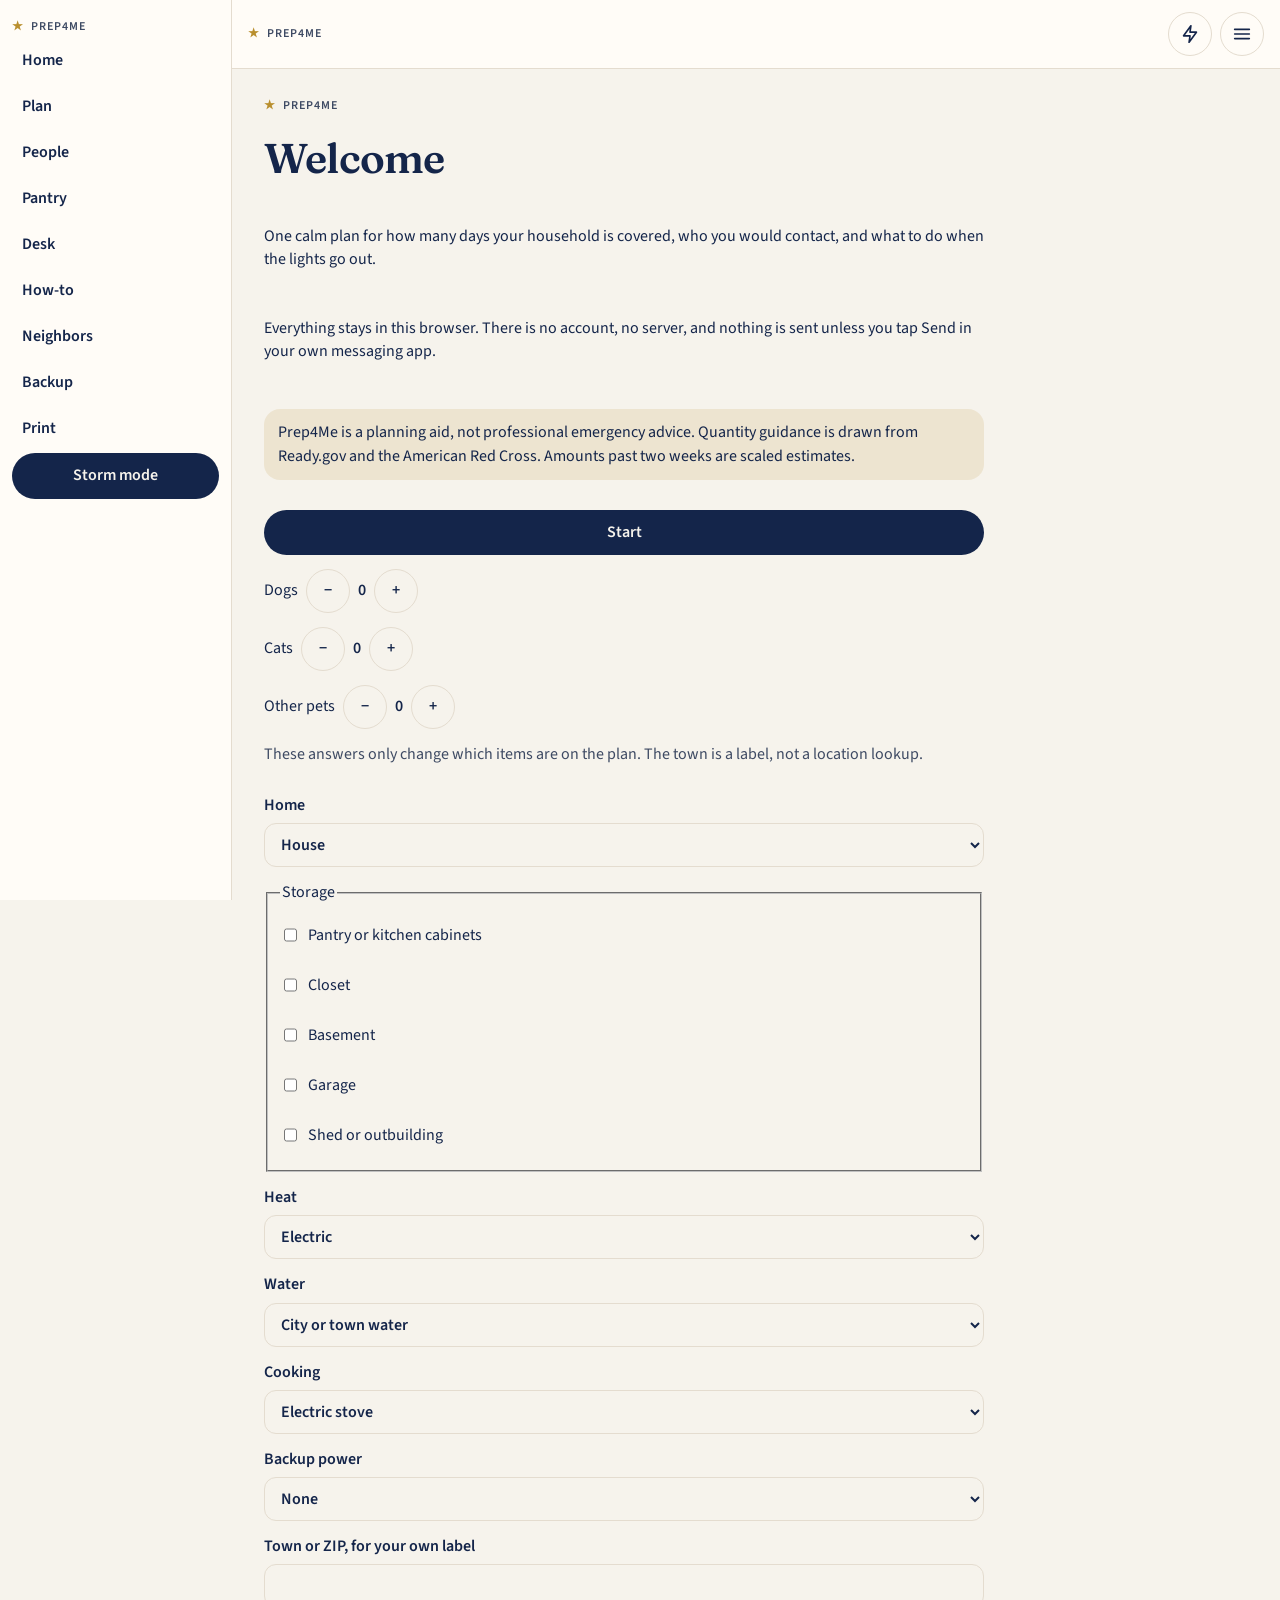
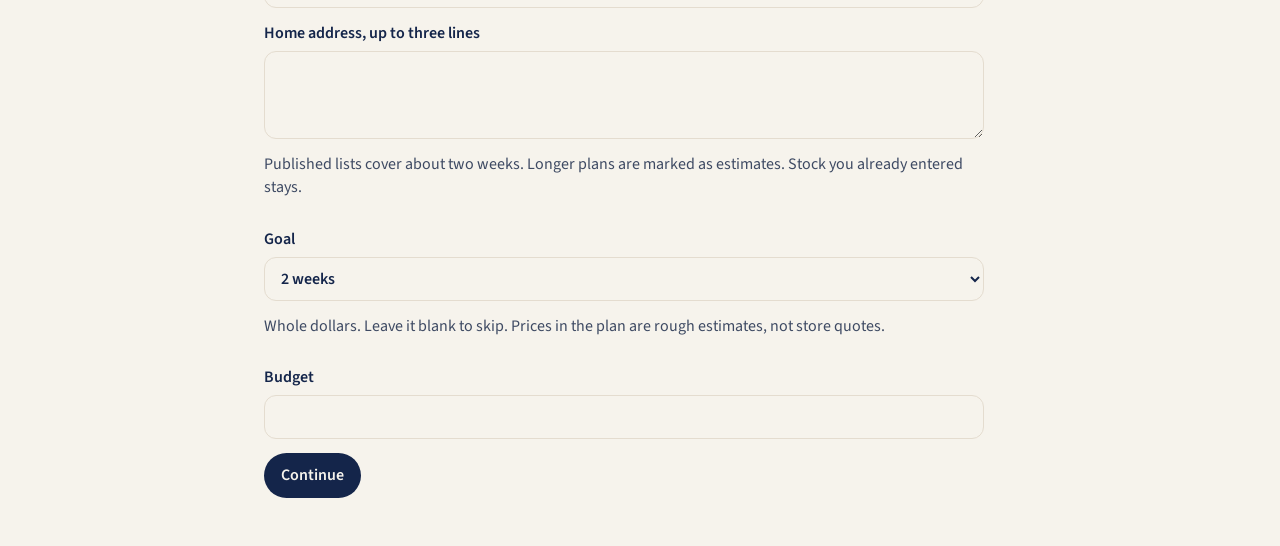
<file: app-7fd6be3d99b4fac6/index.html>
<!doctype html>
<html lang="en">
  <head>
    <meta charset="UTF-8" />
    <meta http-equiv="Content-Security-Policy" content="default-src 'self'; script-src 'self' 'unsafe-inline'; style-src 'self' 'unsafe-inline'; img-src 'self'; font-src 'self'; connect-src 'self'; form-action 'self'; worker-src 'self'; object-src 'none'; base-uri 'self'; upgrade-insecure-requests">
    <meta name="referrer" content="strict-origin-when-cross-origin">
    <meta name="viewport" content="width=device-width, initial-scale=1, viewport-fit=cover" />
    <meta name="robots" content="noindex, nofollow" />
    <meta name="theme-color" content="#14254A" />
    <meta name="color-scheme" content="light dark" />
    <meta
      name="description"
      content="Prep4Me is a private offline household plan. It stays on this device."
    />
    <title>Prep4Me</title>
    <link rel="icon" href="./icons/icon.svg" type="image/svg+xml" />
    <link rel="apple-touch-icon" href="./icons/icon-180.png" />
    <link rel="manifest" href="./manifest.webmanifest" />
    <script>
      (function () {
        var path = location.pathname;
        var last = path.split("/").pop() || "";
        if (last && last.indexOf(".") === -1) {
          location.replace(path + "/" + location.search + location.hash);
          return;
        }
        try {
          var stored = localStorage.getItem("prep4me-theme");
          var dark =
            stored === "dark" ||
            (stored !== "light" && matchMedia("(prefers-color-scheme: dark)").matches);
          document.documentElement.dataset.theme = dark ? "dark" : "light";
          document.documentElement.style.colorScheme = dark ? "dark" : "light";
        } catch (e) {}
      })();
    </script>
    <script type="module" crossorigin src="./assets/index-CS9huI-v.js"></script>
    <link rel="stylesheet" crossorigin href="./assets/index-DvYFqO9s.css">
  </head>
  <body>
    <div id="app"></div>
  </body>
</html>
</file>
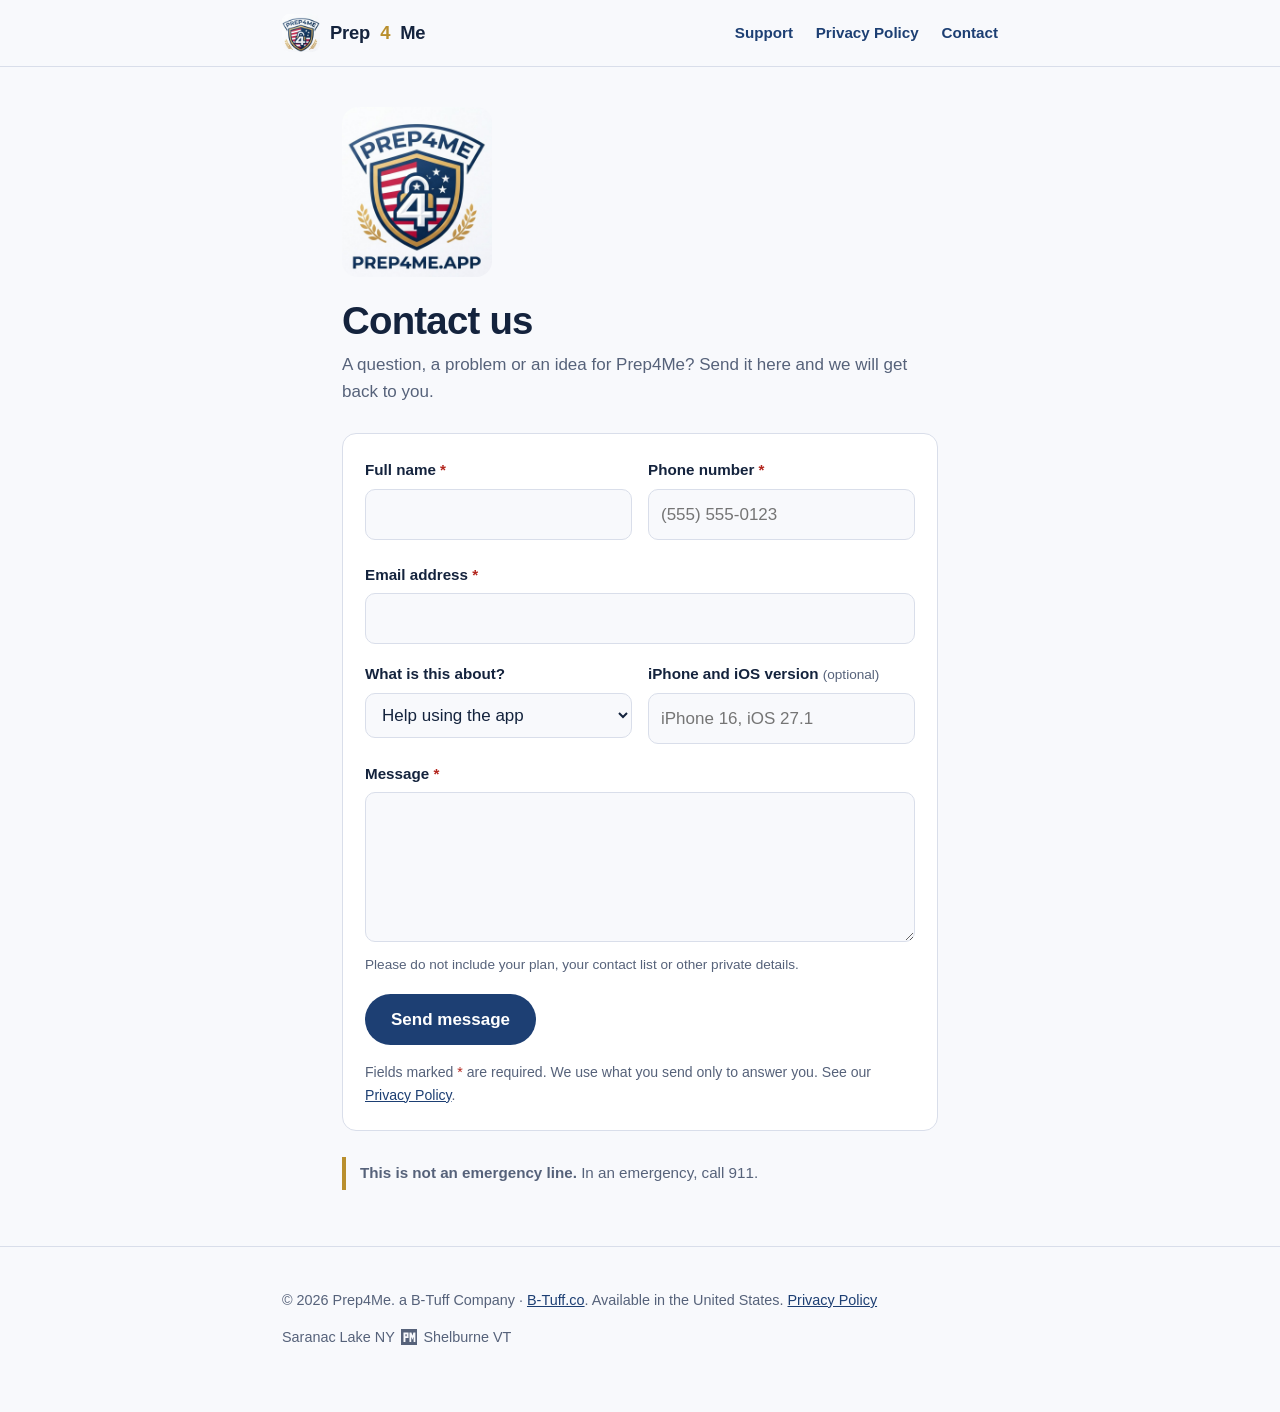
<file: contact.html>
<!DOCTYPE html>
<html lang="en">
<head>
<meta charset="utf-8">
<meta http-equiv="Content-Security-Policy" content="default-src 'self'; script-src 'self' 'unsafe-inline'; style-src 'self' 'unsafe-inline'; img-src 'self'; connect-src 'self' https://api.web3forms.com; form-action 'self' https://api.web3forms.com; font-src 'self'; object-src 'none'; base-uri 'self'; upgrade-insecure-requests">
<meta name="referrer" content="strict-origin-when-cross-origin">
<meta name="viewport" content="width=device-width, initial-scale=1">
<title>Contact Us | Prep4Me</title>
<meta name="description" content="Contact the Prep4Me team with a question, a problem or feedback about the app.">
<style>
  :root {
    --bg: #f8f9fc;
    --surface: #ffffff;
    --ink: #14233d;
    --muted: #56627a;
    --line: #d9deea;
    --accent: #1d3f73;
    --accent-ink: #ffffff;
    --gold: #b98f2e;
    --error: #b3261e;
    --ok-bg: #e7f3ea;
    --ok-line: #a9cfb3;
  }
  @media (prefers-color-scheme: dark) {
    :root {
      --bg: #0f1726;
      --surface: #182236;
      --ink: #eef1f7;
      --muted: #a3aec4;
      --line: #2b3852;
      --accent: #9dbcf0;
      --accent-ink: #0f1726;
      --gold: #d9b662;
      --error: #ff9a92;
      --ok-bg: #16301f;
      --ok-line: #2f5c3d;
    }
  }
  * { box-sizing: border-box; }
  body {
    margin: 0;
    background: var(--bg);
    color: var(--ink);
    font: 17px/1.6 -apple-system, BlinkMacSystemFont, "Segoe UI", Roboto, Helvetica, Arial, sans-serif;
    -webkit-text-size-adjust: 100%;
  }
  a { color: var(--accent); }
  a:focus-visible, button:focus-visible { outline: 3px solid var(--accent); outline-offset: 3px; border-radius: 4px; }
  .wrap { max-width: 640px; margin: 0 auto; padding: 0 22px; }

  header.site { background: var(--bg); border-bottom: 1px solid var(--line); }
  header.site .wrap {
    max-width: 760px;
    display: flex; align-items: center; justify-content: space-between;
    gap: 16px; padding-top: 14px; padding-bottom: 14px; flex-wrap: wrap;
  }
  .brand { display: inline-flex; align-items: center; gap: 10px; font-weight: 700; font-size: 1.15rem; letter-spacing: -0.01em; color: var(--ink); text-decoration: none; }
  .brand span { color: var(--gold); }
  .brand img { width: 38px; height: 38px; object-fit: contain; background: #fff; border-radius: 8px; }
  nav a { margin-left: 18px; text-decoration: none; font-size: 0.95rem; font-weight: 600; }
  nav a:first-child { margin-left: 0; }
  nav a:hover { text-decoration: underline; }

  main { padding: 40px 0 56px; }
  .logo { display: block; width: 150px; height: auto; background: #fff; border-radius: 16px; margin: 0 0 22px; }
  h1 { font-size: clamp(1.8rem, 5vw, 2.4rem); line-height: 1.15; letter-spacing: -0.02em; margin: 0 0 8px; }
  .sub { color: var(--muted); margin: 0 0 28px; }

  form { background: var(--surface); border: 1px solid var(--line); border-radius: 14px; padding: 24px 22px; }
  .field { margin: 0 0 18px; }
  .row { display: grid; gap: 0 16px; grid-template-columns: 1fr 1fr; }
  @media (max-width: 520px) { .row { grid-template-columns: 1fr; } }
  label { display: block; font-weight: 600; font-size: 0.95rem; margin: 0 0 6px; }
  .req { color: var(--error); }
  .hint { display: block; color: var(--muted); font-size: 0.85rem; font-weight: 400; margin-top: 4px; }
  input, select, textarea {
    width: 100%; font: inherit; color: var(--ink);
    background: var(--bg); border: 1px solid var(--line); border-radius: 10px;
    padding: 11px 12px;
  }
  textarea { min-height: 150px; resize: vertical; }
  input:focus, select:focus, textarea:focus { outline: 3px solid var(--accent); outline-offset: 1px; border-color: var(--accent); }
  input[aria-invalid="true"], textarea[aria-invalid="true"] { border-color: var(--error); }
  .err { color: var(--error); font-size: 0.88rem; margin-top: 5px; min-height: 0; }
  .trap { position: absolute; left: -9999px; width: 1px; height: 1px; overflow: hidden; }

  button {
    font: inherit; font-weight: 700; cursor: pointer;
    background: var(--accent); color: var(--accent-ink);
    border: 0; border-radius: 999px; padding: 12px 26px;
  }
  button[disabled] { opacity: 0.6; cursor: default; }
  .fine { color: var(--muted); font-size: 0.88rem; margin: 16px 0 0; }

  .status { border-radius: 12px; padding: 16px 18px; margin: 0 0 22px; border: 1px solid var(--ok-line); background: var(--ok-bg); }
  .status.bad { border-color: var(--error); background: transparent; }
  .status p { margin: 0; }
  .status p + p { margin-top: 6px; }
  [hidden] { display: none !important; }

  .urgent { border-left: 4px solid var(--gold); padding: 4px 0 4px 14px; margin: 26px 0 0; color: var(--muted); font-size: 0.95rem; }

  footer { border-top: 1px solid var(--line); padding: 28px 0 48px; color: var(--muted); font-size: 0.9rem; }
  footer .wrap { max-width: 760px; }
.pm-loc{white-space:nowrap}.pm-mark{display:inline-block;width:1.15em;height:1.15em;vertical-align:-.2em;margin:0 .15em}
</style>
<!--
  Google Analytics 4 is approved for this WEBSITE only (not the Prep4Me app).
  The measurement ID below is a placeholder. Do not uncomment until Pliny
  replaces G-XXXXXXXXXX with the real GA4 ID and Brian has approved publish.
  When enabling the tag, also widen the page Content-Security-Policy:
    script-src: add https://www.googletagmanager.com
    img-src / connect-src: add https://www.google-analytics.com
      https://www.googletagmanager.com https://*.google-analytics.com
      https://*.analytics.google.com
  The app remains no-account, no-ads, no-tracking.

<script async src="https://www.googletagmanager.com/gtag/js?id=G-XXXXXXXXXX"></script>
<script>
  window.dataLayer = window.dataLayer || [];
  function gtag(){dataLayer.push(arguments);}
  gtag('js', new Date());
  gtag('config', 'G-XXXXXXXXXX');
</script>
-->
</head>
<body>

<header class="site">
  <div class="wrap">
    <a class="brand" href="index.html"><img src="logo-mark.jpg" alt="" width="38" height="38">Prep<span>4</span>Me</a>
    <nav aria-label="Site">
      <a href="index.html#support">Support</a>
      <a href="privacy.html">Privacy Policy</a>
      <a href="contact.html" aria-current="page">Contact</a>
    </nav>
  </div>
</header>

<main>
  <div class="wrap">
    <img class="logo" src="logo.jpg" alt="Prep4Me logo" width="636" height="720">
    <h1>Contact us</h1>
    <p class="sub">A question, a problem or an idea for Prep4Me? Send it here and we will get back to you.</p>

    <div id="status" class="status" role="status" aria-live="polite" tabindex="-1" hidden></div>

    <form id="contact" novalidate>
      <div class="row">
        <div class="field">
          <label for="name">Full name <span class="req" aria-hidden="true">*</span></label>
          <input id="name" name="name" type="text" autocomplete="name" required maxlength="80">
          <div class="err" id="name-err"></div>
        </div>
        <div class="field">
          <label for="phone">Phone number <span class="req" aria-hidden="true">*</span></label>
          <input id="phone" name="phone" type="tel" autocomplete="tel" inputmode="tel" required maxlength="20" placeholder="(555) 555-0123" aria-describedby="phone-err">
          <div class="err" id="phone-err"></div>
        </div>
      </div>

      <div class="field">
        <label for="email">Email address <span class="req" aria-hidden="true">*</span></label>
        <input id="email" name="email" type="email" autocomplete="email" required maxlength="120">
        <div class="err" id="email-err"></div>
      </div>

      <div class="row">
        <div class="field">
          <label for="topic">What is this about?</label>
          <select id="topic" name="topic">
            <option>Help using the app</option>
            <option>Something is not working</option>
            <option>Idea or feedback</option>
            <option>Privacy question</option>
            <option>Other</option>
          </select>
        </div>
        <div class="field">
          <label for="device">iPhone and iOS version <span class="hint" style="display:inline">(optional)</span></label>
          <input id="device" name="device" type="text" maxlength="60" placeholder="iPhone 16, iOS 27.1">
        </div>
      </div>

      <div class="field">
        <label for="message">Message <span class="req" aria-hidden="true">*</span></label>
        <textarea id="message" name="message" required maxlength="1500"></textarea>
        <span class="hint">Please do not include your plan, your contact list or other private details.</span>
        <div class="err" id="message-err"></div>
      </div>

      <!-- Spam trap: real people never see or fill this field. -->
      <div class="trap" aria-hidden="true">
        <label for="company">Company</label>
        <input id="company" name="company" type="text" tabindex="-1" autocomplete="off">
      </div>

      <button type="submit" id="send">Send message</button>
      <p class="fine">Fields marked <span class="req">*</span> are required. We use what you send only to answer you. See our <a href="privacy.html">Privacy Policy</a>.</p>
    </form>

    <p class="urgent"><strong>This is not an emergency line.</strong> In an emergency, call 911.</p>
  </div>
</main>

<footer>
  <div class="wrap">
    <p>&copy; 2026 Prep4Me. a B-Tuff Company · <a href="https://b-tuff.co">B-Tuff.co</a>. Available in the United States. <a href="privacy.html">Privacy Policy</a></p>
    <p class="pm-loc">Saranac Lake NY <svg class="pm-mark" xmlns="http://www.w3.org/2000/svg" viewBox="0 0 16 16" width="1.15em" height="1.15em" role="img" aria-label="Pliny Miller" focusable="false"><title>Pliny Miller</title><path fill="currentColor" fill-rule="evenodd" d="M0 0H16V16H0ZM2.4 3.4H7.3V8.6H4.3V12.6H2.4ZM4.3 5.1V6.9H5.5V5.1ZM8.2 3.4H10.1L11.05 6.6L12 3.4H13.9V12.6H12.2V7.4L11.05 10.4L9.9 7.4V12.6H8.2Z"/></svg> Shelburne VT</p>
  </div>
</footer>

<script>
(function () {
  "use strict";

  // Where messages go.
  var ADMIN_EMAIL = "admin@prep4me.app";

  // Optional. Leave empty and the form opens the visitor's own email app with
  // the message filled in, addressed to ADMIN_EMAIL. Paste a form-delivery
  // endpoint URL here (one that accepts a JSON POST and forwards it to
  // ADMIN_EMAIL) and the form sends directly from the page instead.
  var FORM_ENDPOINT = "https://api.web3forms.com/submit";
  var ACCESS_KEY = "a7a0f747-9981-4210-acce-b480e88beb77";

  var form = document.getElementById("contact");
  var status = document.getElementById("status");
  var button = document.getElementById("send");

  function digits(v) { return v.replace(/\D/g, ""); }

  function validPhone(v) {
    var d = digits(v);
    if (d.length === 11 && d.charAt(0) === "1") { d = d.slice(1); }
    return d.length === 10;
  }

  function validEmail(v) { return /^[^\s@]+@[^\s@]+\.[^\s@]{2,}$/.test(v); }

  function setError(id, text) {
    var input = document.getElementById(id);
    document.getElementById(id + "-err").textContent = text;
    if (text) { input.setAttribute("aria-invalid", "true"); }
    else { input.removeAttribute("aria-invalid"); }
    return !text;
  }

  function showStatus(lines, bad) {
    status.textContent = "";
    lines.forEach(function (line) {
      var p = document.createElement("p");
      p.textContent = line;
      status.appendChild(p);
    });
    status.className = bad ? "status bad" : "status";
    status.hidden = false;
    status.focus();
  }

  function check(data) {
    var ok = true, first = null;
    function fail(id, text) { setError(id, text); ok = false; if (!first) { first = id; } }
    setError("name", ""); setError("phone", ""); setError("email", ""); setError("message", "");
    if (data.name.length < 2) { fail("name", "Enter your name."); }
    if (!validPhone(data.phone)) { fail("phone", "Enter a 10-digit US phone number."); }
    if (!validEmail(data.email)) { fail("email", "Enter a valid email address."); }
    if (data.message.length < 10) { fail("message", "Tell us a little more, at least 10 characters."); }
    if (first) { document.getElementById(first).focus(); }
    return ok;
  }

  function mailtoLink(data) {
    var subject = "Prep4Me contact: " + data.topic;
    var body =
      "Name: " + data.name + "\n" +
      "Phone: " + data.phone + "\n" +
      "Email: " + data.email + "\n" +
      "Topic: " + data.topic + "\n" +
      (data.device ? "Device: " + data.device + "\n" : "") +
      "\n" + data.message + "\n";
    return "mailto:" + ADMIN_EMAIL +
      "?subject=" + encodeURIComponent(subject) +
      "&body=" + encodeURIComponent(body);
  }

  form.addEventListener("submit", function (e) {
    e.preventDefault();
    status.hidden = true;

    var data = {
      name: form.name.value.trim(),
      phone: form.phone.value.trim(),
      email: form.email.value.trim(),
      topic: form.topic.value,
      device: form.device.value.trim(),
      message: form.message.value.trim()
    };

    if (form.company.value) { return; }   // spam trap was filled
    if (!check(data)) { return; }

    if (!FORM_ENDPOINT) {
      window.location.href = mailtoLink(data);
      showStatus([
        "Your email app should now be open with your message ready. Press Send there to finish.",
        "Nothing opened? Email us directly at " + ADMIN_EMAIL + "."
      ], false);
      return;
    }

    button.disabled = true;
    button.textContent = "Sending";
    fetch(FORM_ENDPOINT, {
      method: "POST",
      headers: { "Content-Type": "application/json", "Accept": "application/json" },
      body: JSON.stringify(Object.assign({ access_key: ACCESS_KEY, subject: "Prep4Me contact: " + data.topic + " - From: " + data.name, from_name: "Prep4Me website", replyto: data.email }, data))
    }).then(function (res) {
      return res.json().then(function (j) { return { res: res, j: j }; });
    }).then(function (x) {
      if (!x.res.ok || !x.j.success) { throw new Error((x.j && x.j.message) || ("HTTP " + x.res.status)); }
      form.reset();
      showStatus(["Thanks. Your message was sent and we will reply by email or phone."], false);
    }).catch(function () {
      showStatus([
        "We could not send your message. Please try again, or email us at " + ADMIN_EMAIL + "."
      ], true);
    }).then(function () {
      button.disabled = false;
      button.textContent = "Send message";
    });
  });
})();
</script>

</body>
</html>
</file>
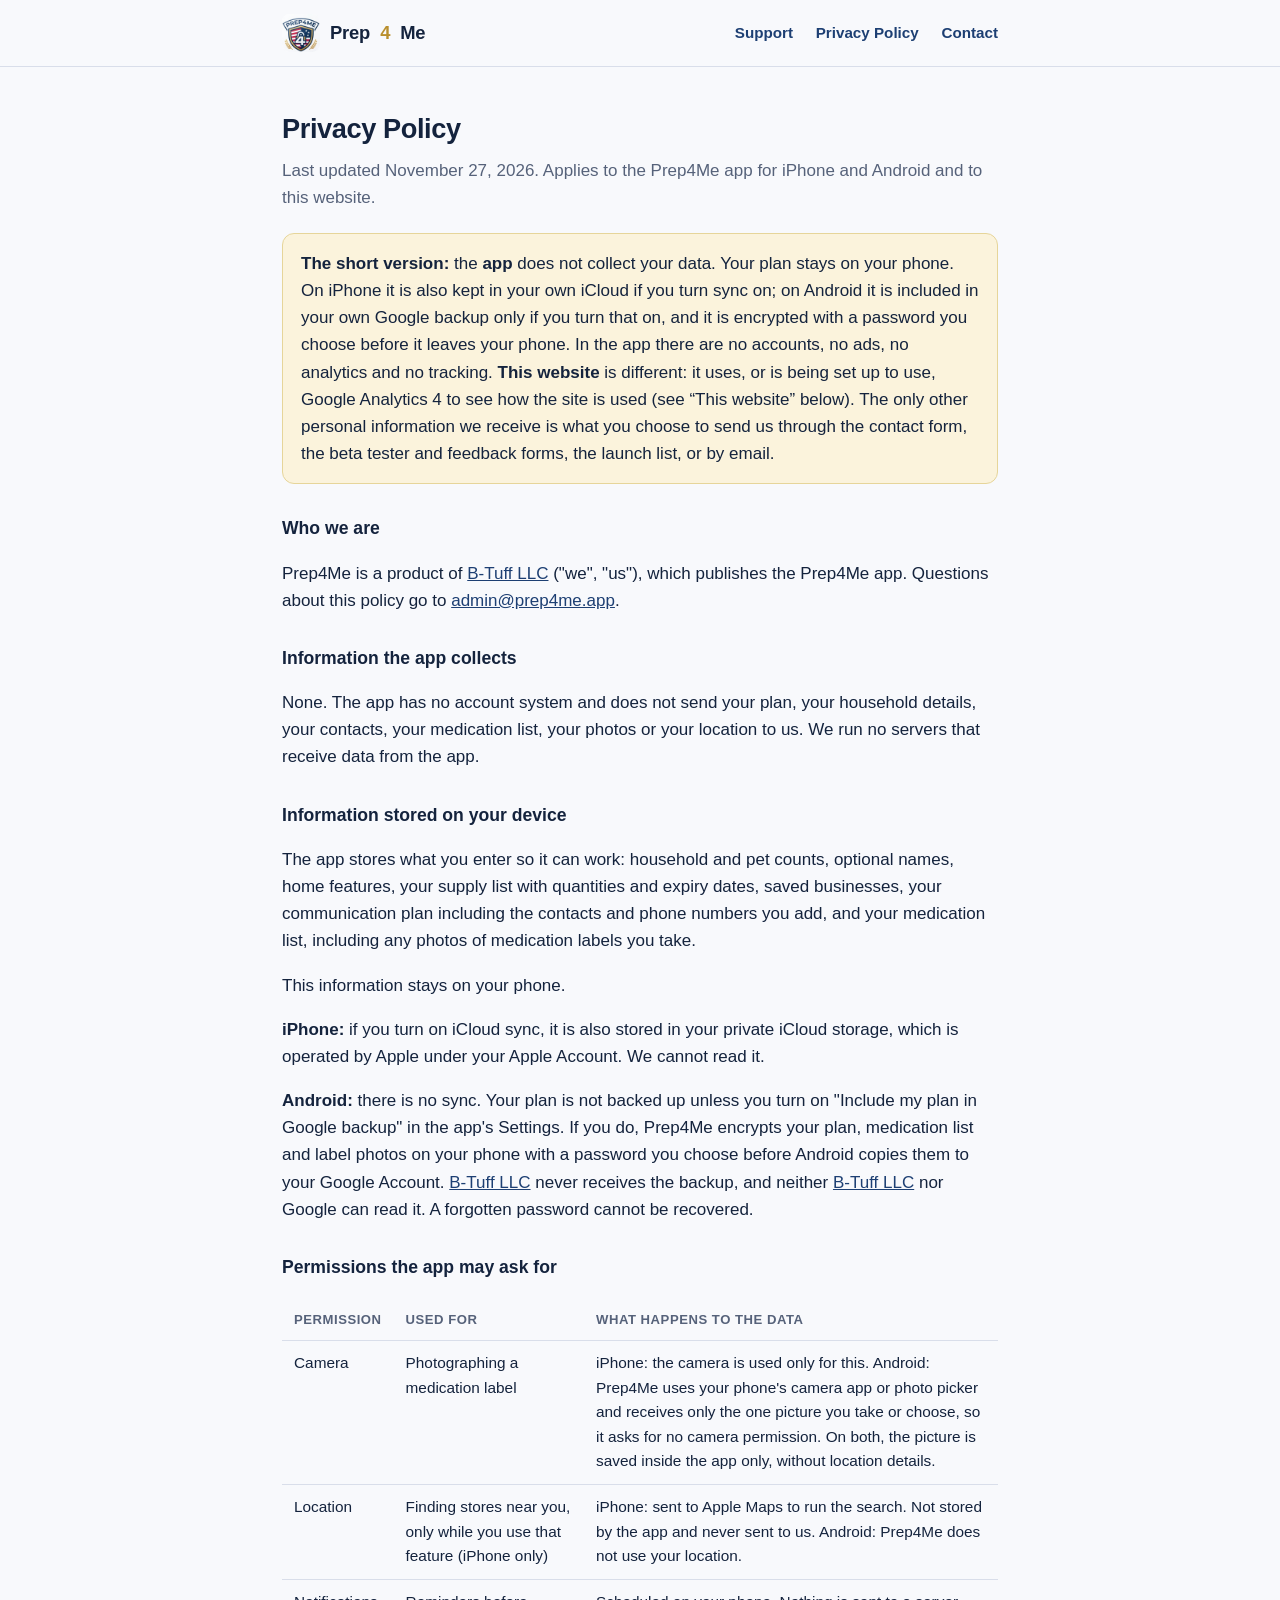
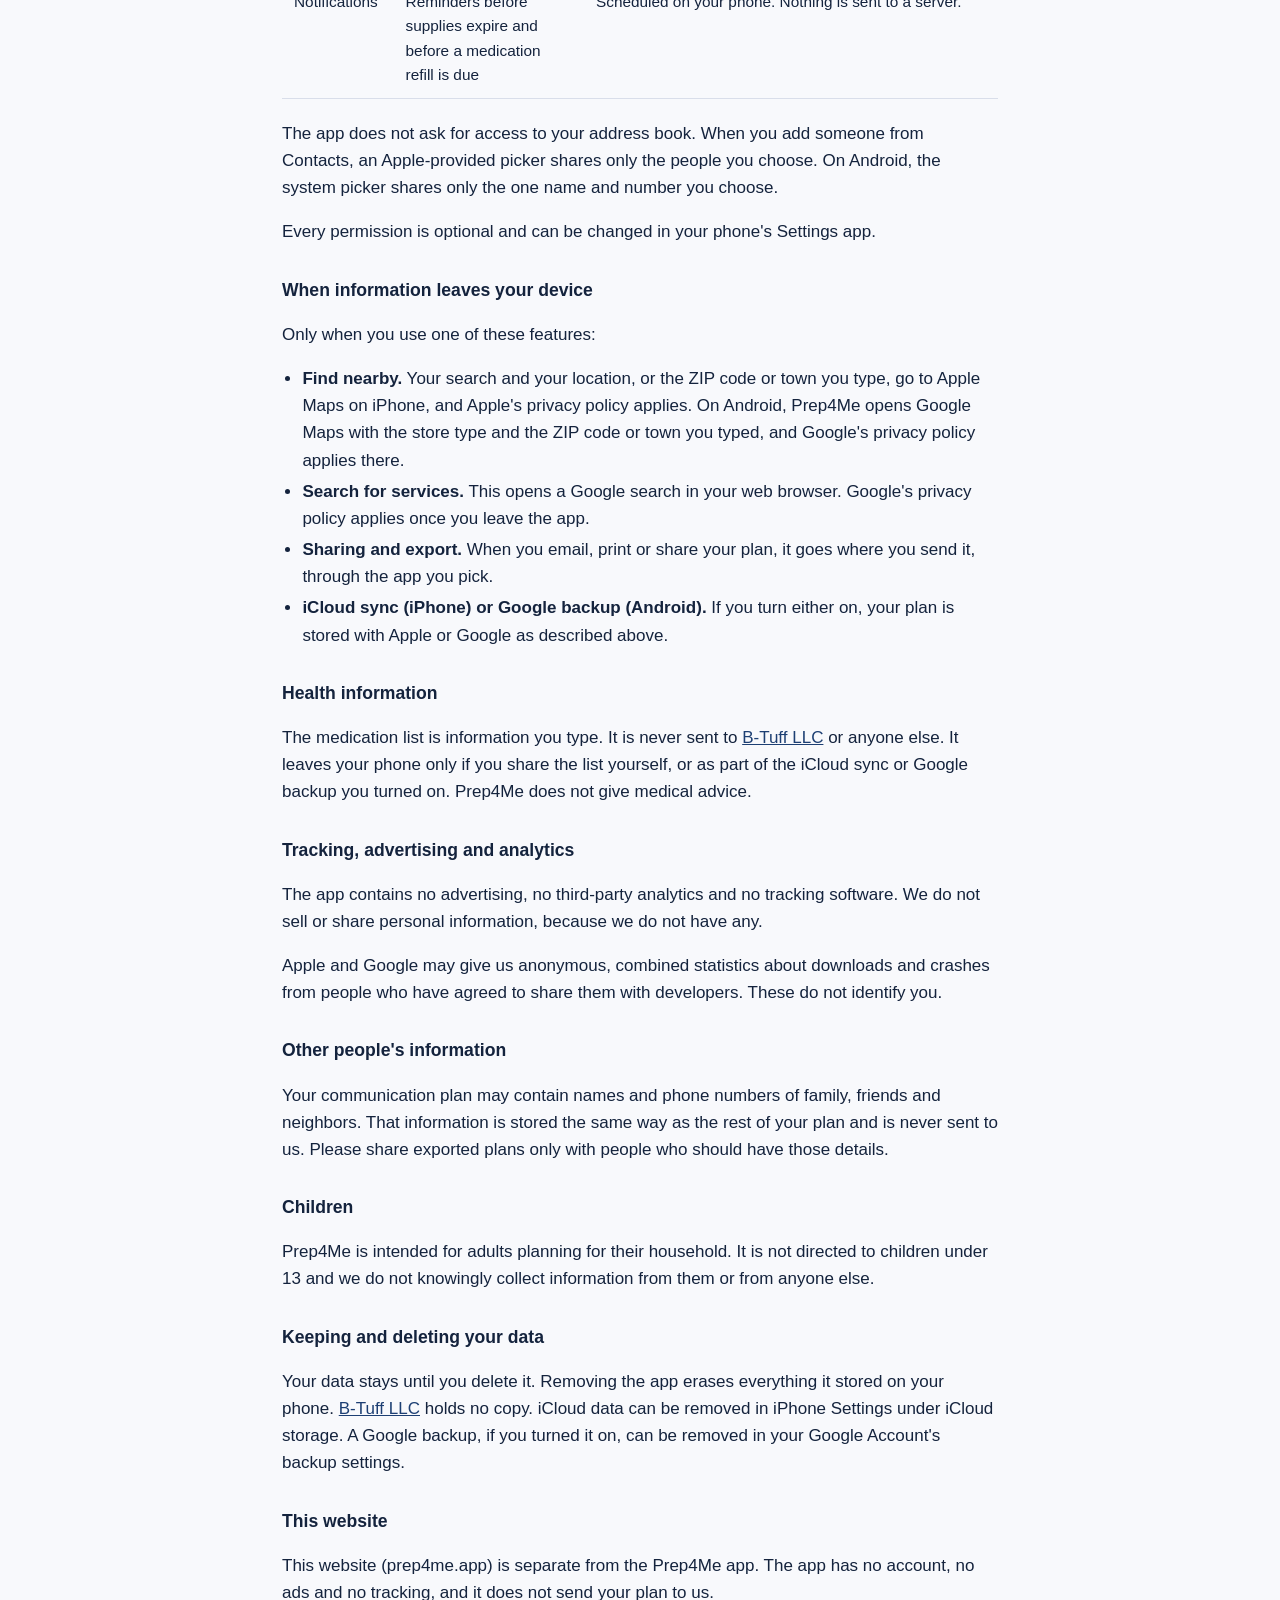
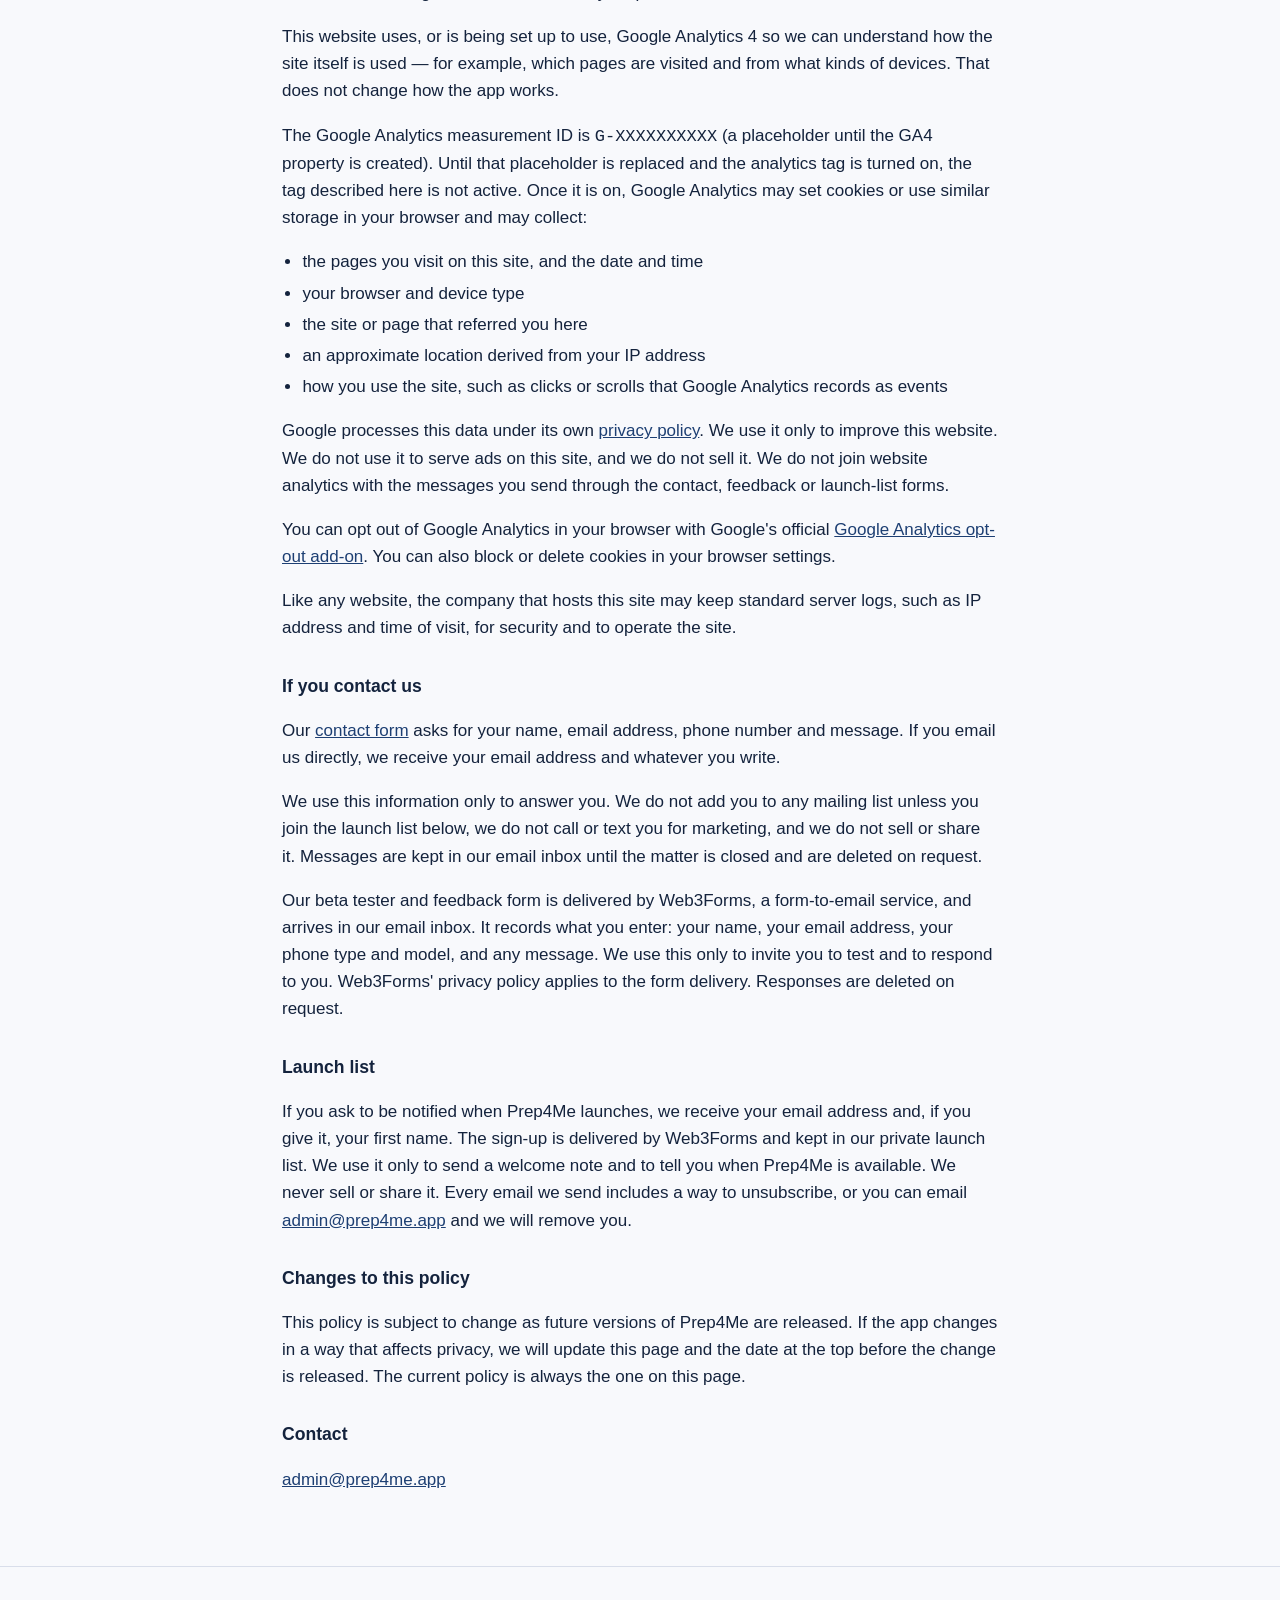
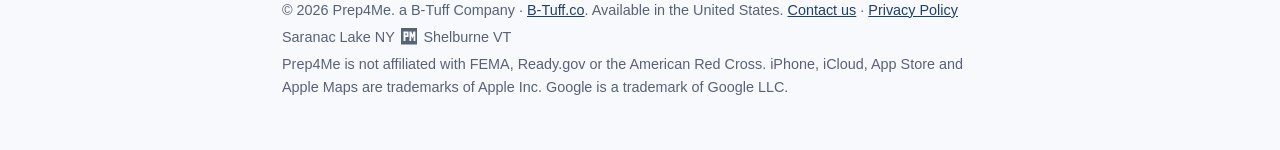
<file: privacy.html>
<!DOCTYPE html>
<html lang="en">
<head>
<meta charset="utf-8">
<meta http-equiv="Content-Security-Policy" content="default-src 'self'; script-src 'self' 'unsafe-inline'; style-src 'self' 'unsafe-inline'; img-src 'self'; font-src 'self'; object-src 'none'; base-uri 'self'; form-action 'self'; upgrade-insecure-requests">
<meta name="referrer" content="strict-origin-when-cross-origin">
<meta name="viewport" content="width=device-width, initial-scale=1">
<title>Privacy Policy | Prep4Me</title>
<meta name="description" content="Privacy policy for the Prep4Me app and the prep4me.app website, including how this website uses Google Analytics.">
<link rel="canonical" href="https://prep4me.app/privacy">
<style>
  :root {
    --bg: #f8f9fc;
    --surface: #ffffff;
    --ink: #14233d;
    --muted: #56627a;
    --line: #d9deea;
    --accent: #1d3f73;
    --accent-ink: #ffffff;
    --gold: #b98f2e;
    --note: #fbf3dc;
    --note-line: #e6d59a;
  }
  @media (prefers-color-scheme: dark) {
    :root {
      --bg: #0f1726;
      --surface: #182236;
      --ink: #eef1f7;
      --muted: #a3aec4;
      --line: #2b3852;
      --accent: #9dbcf0;
      --accent-ink: #0f1726;
      --gold: #d9b662;
      --note: #2b2716;
      --note-line: #5a4f22;
    }
  }
  * { box-sizing: border-box; }
  html { scroll-behavior: smooth; }
  body {
    margin: 0;
    background: var(--bg);
    color: var(--ink);
    font: 17px/1.6 -apple-system, BlinkMacSystemFont, "Segoe UI", Roboto, Helvetica, Arial, sans-serif;
    -webkit-text-size-adjust: 100%;
  }
  a { color: var(--accent); }
  a:focus-visible, summary:focus-visible { outline: 3px solid var(--accent); outline-offset: 3px; border-radius: 4px; }
  .wrap { max-width: 760px; margin: 0 auto; padding: 0 22px; }

  header.site {
    position: sticky; top: 0; z-index: 10;
    background: var(--bg);
    border-bottom: 1px solid var(--line);
  }
  header.site .wrap {
    display: flex; align-items: center; justify-content: space-between;
    gap: 16px; padding-top: 14px; padding-bottom: 14px; flex-wrap: wrap;
  }
  .brand { display: inline-flex; align-items: center; gap: 10px; font-weight: 700; font-size: 1.15rem; letter-spacing: -0.01em; color: var(--ink); text-decoration: none; }
  .brand span { color: var(--gold); }
  .brand img { width: 38px; height: 38px; object-fit: contain; background: #fff; border-radius: 8px; }
  .hero-logo { display: block; width: 220px; max-width: 60%; height: auto; background: #fff; border-radius: 18px; margin: 0 0 28px; }
  nav a { margin-left: 18px; text-decoration: none; font-size: 0.95rem; font-weight: 600; }
  nav a:first-child { margin-left: 0; }
  nav a:hover { text-decoration: underline; }

  .hero { padding: 64px 0 40px; }
  .hero h1 { font-size: clamp(2rem, 6vw, 3rem); line-height: 1.1; letter-spacing: -0.02em; margin: 0 0 16px; }
  .hero p.lead { font-size: 1.2rem; color: var(--muted); margin: 0 0 24px; max-width: 34em; }
  .pill {
    display: inline-block; background: var(--accent); color: var(--accent-ink);
    font-weight: 600; font-size: 0.95rem; padding: 8px 14px; border-radius: 999px;
  }
  .hero-actions { margin: 12px 0 8px; }
  .pricing-btn {
    display: inline-block;
    border: 2px solid var(--accent);
    background: transparent;
    color: var(--accent);
    font-weight: 600;
    font-size: 0.95rem;
    padding: 8px 14px;
    border-radius: 999px;
    text-decoration: none;
  }
  .pricing-btn:hover { background: var(--accent); color: var(--accent-ink); }
  .facts { list-style: none; padding: 0; margin: 28px 0 0; display: grid; gap: 10px; grid-template-columns: repeat(auto-fit, minmax(210px, 1fr)); }
  .facts li { background: var(--surface); border: 1px solid var(--line); border-radius: 12px; padding: 14px 16px; font-size: 0.97rem; }
  .facts strong { display: block; margin-bottom: 2px; }

  section { padding: 44px 0; border-top: 1px solid var(--line); scroll-margin-top: 64px; }
  h2 { font-size: 1.7rem; letter-spacing: -0.015em; margin: 0 0 6px; }
  h3 { font-size: 1.1rem; margin: 30px 0 6px; }
  .sub { color: var(--muted); margin: 0 0 22px; }
  ul { padding-left: 1.2em; }
  li { margin: 4px 0; }

  .contact { background: var(--surface); border: 1px solid var(--line); border-radius: 12px; padding: 18px 20px; margin: 0 0 26px; }
  .contact p { margin: 0; }
  .contact p + p { margin-top: 6px; color: var(--muted); font-size: 0.95rem; }

  details { background: var(--surface); border: 1px solid var(--line); border-radius: 12px; margin: 10px 0; }
  summary { cursor: pointer; padding: 14px 18px; font-weight: 600; list-style: none; }
  summary::-webkit-details-marker { display: none; }
  summary::after { content: "+"; float: right; color: var(--muted); font-weight: 400; }
  details[open] summary::after { content: "\2212"; }
  details .a { padding: 0 18px 16px; }
  details .a p { margin: 0 0 8px; }

  .note { background: var(--note); border: 1px solid var(--note-line); border-radius: 12px; padding: 16px 18px; margin: 22px 0; }
  .note p { margin: 0; }

  table { width: 100%; border-collapse: collapse; margin: 12px 0 4px; font-size: 0.96rem; }
  th, td { text-align: left; vertical-align: top; padding: 10px 12px; border-bottom: 1px solid var(--line); }
  th { font-size: 0.82rem; text-transform: uppercase; letter-spacing: 0.04em; color: var(--muted); }
  .scroll { overflow-x: auto; }

  footer { border-top: 1px solid var(--line); padding: 28px 0 48px; color: var(--muted); font-size: 0.9rem; }
  footer p { margin: 4px 0; }

  .notify { background: var(--surface); border: 1px solid var(--line); border-radius: 16px; padding: 22px 20px; }
  .notify h2 { margin: 0 0 6px; }
  .notify .sub { margin: 0 0 16px; }
  .notify label.f { display: block; font-weight: 600; font-size: 0.95rem; margin: 0 0 4px; }
  .notify label.f span { font-weight: 400; color: var(--muted); }
  .notify input[type=email], .notify input[type=text] {
    font: inherit; font-size: 1rem; width: 100%; min-height: 48px; padding: 10px 14px;
    border: 1px solid var(--line); border-radius: 10px; background: var(--bg); color: var(--ink); margin: 0 0 14px;
  }
  .notify input:focus-visible, .notify button:focus-visible { outline: 3px solid var(--accent); outline-offset: 2px; }
  .notify button {
    font: inherit; font-weight: 700; font-size: 1rem; width: 100%; min-height: 50px; border: 0; border-radius: 10px;
    background: var(--accent); color: var(--accent-ink); cursor: pointer;
  }
  .notify button[disabled] { opacity: 0.7; cursor: wait; }
  .notify .consent { font-size: 0.88rem; color: var(--muted); margin: 10px 0 0; }
  .notify .err { color: #b3261e; font-size: 0.92rem; margin: 8px 0 0; min-height: 1em; }
  @media (prefers-color-scheme: dark) { .notify .err { color: #ffb4ab; } }
  .notify .done { display: none; text-align: center; padding: 8px 0; }
  .notify .done .big { font-size: 2.2rem; line-height: 1; margin: 0 0 8px; }
  .notify .done h3 { margin: 0 0 6px; font-size: 1.3rem; }
  .notify .done p { margin: 0 0 6px; }
  .notify.sent form { display: none; }
  .notify.sent .done { display: block; }
  .hp { position: absolute; left: -9999px; width: 1px; height: 1px; overflow: hidden; }
  @media (min-width: 620px) { .notify { padding: 28px 30px; } .notify button { width: auto; padding: 0 28px; } }
.pm-loc{white-space:nowrap}.pm-mark{display:inline-block;width:1.15em;height:1.15em;vertical-align:-.2em;margin:0 .15em}
</style>
<!--
  Google Analytics 4 is approved for this WEBSITE only (not the Prep4Me app).
  The measurement ID below is a placeholder. Do not uncomment until Pliny
  replaces G-XXXXXXXXXX with the real GA4 ID and Brian has approved publish.
  When enabling the tag, also widen the page Content-Security-Policy:
    script-src: add https://www.googletagmanager.com
    img-src / connect-src: add https://www.google-analytics.com
      https://www.googletagmanager.com https://*.google-analytics.com
      https://*.analytics.google.com
  The app remains no-account, no-ads, no-tracking.

<script async src="https://www.googletagmanager.com/gtag/js?id=G-XXXXXXXXXX"></script>
<script>
  window.dataLayer = window.dataLayer || [];
  function gtag(){dataLayer.push(arguments);}
  gtag('js', new Date());
  gtag('config', 'G-XXXXXXXXXX');
</script>
-->
</head>
<body>

<header class="site">
  <div class="wrap">
    <a class="brand" href="index.html"><img src="logo-mark.jpg" alt="" width="38" height="38">Prep<span>4</span>Me</a>
    <nav aria-label="Site">
      <a href="index.html#support">Support</a>
      <a href="privacy.html" aria-current="page">Privacy Policy</a>
      <a href="contact.html">Contact</a>
    </nav>
  </div>
</header>

<main>
  <div class="wrap" style="padding-top:40px;padding-bottom:56px">

      <h2>Privacy Policy</h2>
      <p class="sub">Last updated November 27, 2026. Applies to the Prep4Me app for iPhone and Android and to this website.</p>

      <div class="note">
        <p><strong>The short version:</strong> the <strong>app</strong> does not collect your data. Your plan stays on your phone. On iPhone it is also kept in your own iCloud if you turn sync on; on Android it is included in your own Google backup only if you turn that on, and it is encrypted with a password you choose before it leaves your phone. In the app there are no accounts, no ads, no analytics and no tracking. <strong>This website</strong> is different: it uses, or is being set up to use, Google Analytics 4 to see how the site is used (see “This website” below). The only other personal information we receive is what you choose to send us through the contact form, the beta tester and feedback forms, the launch list, or by email.</p>
      </div>

      <h3>Who we are</h3>
      <p>Prep4Me is a product of <a href="https://www.b-tuff.co">B-Tuff LLC</a> ("we", "us"), which publishes the Prep4Me app. Questions about this policy go to <a href="mailto:admin@prep4me.app">admin@prep4me.app</a>.</p>

      <h3>Information the app collects</h3>
      <p>None. The app has no account system and does not send your plan, your household details, your contacts, your medication list, your photos or your location to us. We run no servers that receive data from the app.</p>

      <h3>Information stored on your device</h3>
      <p>The app stores what you enter so it can work: household and pet counts, optional names, home features, your supply list with quantities and expiry dates, saved businesses, your communication plan including the contacts and phone numbers you add, and your medication list, including any photos of medication labels you take.</p>
      <p>This information stays on your phone.</p>
      <p><strong>iPhone:</strong> if you turn on iCloud sync, it is also stored in your private iCloud storage, which is operated by Apple under your Apple Account. We cannot read it.</p>
      <p><strong>Android:</strong> there is no sync. Your plan is not backed up unless you turn on "Include my plan in Google backup" in the app's Settings. If you do, Prep4Me encrypts your plan, medication list and label photos on your phone with a password you choose before Android copies them to your Google Account. <a href="https://www.b-tuff.co">B-Tuff LLC</a> never receives the backup, and neither <a href="https://www.b-tuff.co">B-Tuff LLC</a> nor Google can read it. A forgotten password cannot be recovered.</p>

      <h3>Permissions the app may ask for</h3>
      <div class="scroll">
      <table>
        <thead>
          <tr><th>Permission</th><th>Used for</th><th>What happens to the data</th></tr>
        </thead>
        <tbody>
          <tr><td>Camera</td><td>Photographing a medication label</td><td>iPhone: the camera is used only for this. Android: Prep4Me uses your phone's camera app or photo picker and receives only the one picture you take or choose, so it asks for no camera permission. On both, the picture is saved inside the app only, without location details.</td></tr>
          <tr><td>Location</td><td>Finding stores near you, only while you use that feature (iPhone only)</td><td>iPhone: sent to Apple Maps to run the search. Not stored by the app and never sent to us. Android: Prep4Me does not use your location.</td></tr>
          <tr><td>Notifications</td><td>Reminders before supplies expire and before a medication refill is due</td><td>Scheduled on your phone. Nothing is sent to a server.</td></tr>
        </tbody>
      </table>
      </div>
      <p>The app does not ask for access to your address book. When you add someone from Contacts, an Apple-provided picker shares only the people you choose. On Android, the system picker shares only the one name and number you choose.</p>
      <p>Every permission is optional and can be changed in your phone's Settings app.</p>

      <h3>When information leaves your device</h3>
      <p>Only when you use one of these features:</p>
      <ul>
        <li><strong>Find nearby.</strong> Your search and your location, or the ZIP code or town you type, go to Apple Maps on iPhone, and Apple's privacy policy applies. On Android, Prep4Me opens Google Maps with the store type and the ZIP code or town you typed, and Google's privacy policy applies there.</li>
        <li><strong>Search for services.</strong> This opens a Google search in your web browser. Google's privacy policy applies once you leave the app.</li>
        <li><strong>Sharing and export.</strong> When you email, print or share your plan, it goes where you send it, through the app you pick.</li>
        <li><strong>iCloud sync (iPhone) or Google backup (Android).</strong> If you turn either on, your plan is stored with Apple or Google as described above.</li>
      </ul>

      <h3>Health information</h3>
      <p>The medication list is information you type. It is never sent to <a href="https://www.b-tuff.co">B-Tuff LLC</a> or anyone else. It leaves your phone only if you share the list yourself, or as part of the iCloud sync or Google backup you turned on. Prep4Me does not give medical advice.</p>

      <h3>Tracking, advertising and analytics</h3>
      <p>The app contains no advertising, no third-party analytics and no tracking software. We do not sell or share personal information, because we do not have any.</p>
      <p>Apple and Google may give us anonymous, combined statistics about downloads and crashes from people who have agreed to share them with developers. These do not identify you.</p>

      <h3>Other people's information</h3>
      <p>Your communication plan may contain names and phone numbers of family, friends and neighbors. That information is stored the same way as the rest of your plan and is never sent to us. Please share exported plans only with people who should have those details.</p>

      <h3>Children</h3>
      <p>Prep4Me is intended for adults planning for their household. It is not directed to children under 13 and we do not knowingly collect information from them or from anyone else.</p>

      <h3>Keeping and deleting your data</h3>
      <p>Your data stays until you delete it. Removing the app erases everything it stored on your phone. <a href="https://www.b-tuff.co">B-Tuff LLC</a> holds no copy. iCloud data can be removed in iPhone Settings under iCloud storage. A Google backup, if you turned it on, can be removed in your Google Account's backup settings.</p>

      <h3>This website</h3>
      <p>This website (prep4me.app) is separate from the Prep4Me app. The app has no account, no ads and no tracking, and it does not send your plan to us.</p>
      <p>This website uses, or is being set up to use, Google Analytics 4 so we can understand how the site itself is used — for example, which pages are visited and from what kinds of devices. That does not change how the app works.</p>
      <p>The Google Analytics measurement ID is <code>G-XXXXXXXXXX</code> (a placeholder until the GA4 property is created). Until that placeholder is replaced and the analytics tag is turned on, the tag described here is not active. Once it is on, Google Analytics may set cookies or use similar storage in your browser and may collect:</p>
      <ul>
        <li>the pages you visit on this site, and the date and time</li>
        <li>your browser and device type</li>
        <li>the site or page that referred you here</li>
        <li>an approximate location derived from your IP address</li>
        <li>how you use the site, such as clicks or scrolls that Google Analytics records as events</li>
      </ul>
      <p>Google processes this data under its own <a href="https://policies.google.com/privacy" rel="noopener">privacy policy</a>. We use it only to improve this website. We do not use it to serve ads on this site, and we do not sell it. We do not join website analytics with the messages you send through the contact, feedback or launch-list forms.</p>
      <p>You can opt out of Google Analytics in your browser with Google's official <a href="https://tools.google.com/dlpage/gaoptout" rel="noopener">Google Analytics opt-out add-on</a>. You can also block or delete cookies in your browser settings.</p>
      <p>Like any website, the company that hosts this site may keep standard server logs, such as IP address and time of visit, for security and to operate the site.</p>

      <h3>If you contact us</h3>
      <p>Our <a href="contact.html">contact form</a> asks for your name, email address, phone number and message. If you email us directly, we receive your email address and whatever you write.</p>
      <p>We use this information only to answer you. We do not add you to any mailing list unless you join the launch list below, we do not call or text you for marketing, and we do not sell or share it. Messages are kept in our email inbox until the matter is closed and are deleted on request.</p>
      <p>Our beta tester and feedback form is delivered by Web3Forms, a form-to-email service, and arrives in our email inbox. It records what you enter: your name, your email address, your phone type and model, and any message. We use this only to invite you to test and to respond to you. Web3Forms' privacy policy applies to the form delivery. Responses are deleted on request.</p>
      <h3>Launch list</h3>
      <p>If you ask to be notified when Prep4Me launches, we receive your email address and, if you give it, your first name. The sign-up is delivered by Web3Forms and kept in our private launch list. We use it only to send a welcome note and to tell you when Prep4Me is available. We never sell or share it. Every email we send includes a way to unsubscribe, or you can email <a href="mailto:admin@prep4me.app">admin@prep4me.app</a> and we will remove you.</p>

      <h3>Changes to this policy</h3>
      <p>This policy is subject to change as future versions of Prep4Me are released. If the app changes in a way that affects privacy, we will update this page and the date at the top before the change is released. The current policy is always the one on this page.</p>

      <h3>Contact</h3>
      <p><a href="mailto:admin@prep4me.app">admin@prep4me.app</a></p>
    
  </div>
</main>

<footer>
  <div class="wrap">
    <p>&copy; 2026 Prep4Me. a B-Tuff Company · <a href="https://b-tuff.co">B-Tuff.co</a>. Available in the United States. <a href="contact.html">Contact us</a> · <a href="privacy.html">Privacy Policy</a></p>
    <p class="pm-loc">Saranac Lake NY <svg class="pm-mark" xmlns="http://www.w3.org/2000/svg" viewBox="0 0 16 16" width="1.15em" height="1.15em" role="img" aria-label="Pliny Miller" focusable="false"><title>Pliny Miller</title><path fill="currentColor" fill-rule="evenodd" d="M0 0H16V16H0ZM2.4 3.4H7.3V8.6H4.3V12.6H2.4ZM4.3 5.1V6.9H5.5V5.1ZM8.2 3.4H10.1L11.05 6.6L12 3.4H13.9V12.6H12.2V7.4L11.05 10.4L9.9 7.4V12.6H8.2Z"/></svg> Shelburne VT</p>
    <p>Prep4Me is not affiliated with FEMA, Ready.gov or the American Red Cross. iPhone, iCloud, App Store and Apple Maps are trademarks of Apple Inc. Google is a trademark of Google LLC.</p>
  </div>
</footer>

</body>
</html>
</file>
<file: app-7fd6be3d99b4fac6/assets/index-DvYFqO9s.css>
@font-face{font-family:Fraunces;font-style:normal;font-weight:600;font-display:swap;src:url(./fraunces-600-BFCDtZfi.woff2) format("woff2")}@font-face{font-family:"Source Sans 3";font-style:normal;font-weight:400;font-display:swap;src:url(./source-sans-3-400-DQi5PRDE.woff2) format("woff2")}@font-face{font-family:"Source Sans 3";font-style:normal;font-weight:600;font-display:swap;src:url(./source-sans-3-600-DeckBYAU.woff2) format("woff2")}:root{--navy: #14254a;--red: #b4342f;--gold: #b98f2e;--paper: #f6f3ec;--ink: #14254a;--card: #fffcf7;--muted: #3e4a63;--line: #e4dccf;--ok: #14623f;--shadow: 0 14px 34px rgba(20, 37, 74, .07);--radius: 22px;--display: "Fraunces", "Iowan Old Style", Palatino, Georgia, serif;--sans: "Source Sans 3", "Segoe UI", sans-serif;--mono: ui-monospace, "SFMono-Regular", Menlo, Consolas, monospace;color-scheme:light}[data-theme=dark]{--paper: #0c101c;--ink: #f6f3ec;--card: #171e2e;--muted: #c9c3b6;--line: #2c3548;--shadow: none;color-scheme:dark}*{box-sizing:border-box}html,body{margin:0;min-height:100%}body{font-family:var(--sans);background:var(--paper);color:var(--ink);line-height:1.45}button,input,select,textarea{font:inherit;color:inherit}a{color:var(--navy)}[data-theme=dark] a{color:#f0d48a}:focus-visible{outline:3px solid var(--gold);outline-offset:2px}.skip{position:absolute;left:12px;top:-40px;background:var(--navy);color:var(--paper);padding:8px 12px;z-index:5}.skip:focus{top:12px}.shell{min-height:100dvh;display:grid;grid-template-rows:auto 1fr auto}.topbar,.sidebar,.tabbar{background:var(--card)}.topbar{display:flex;align-items:center;justify-content:space-between;gap:12px;padding:12px 16px;border-bottom:1px solid var(--line);position:sticky;top:0;z-index:3}.brand{display:flex;flex-direction:column;gap:2px;min-width:0}.kicker{margin:0;font-size:.75rem;letter-spacing:.08em;text-transform:uppercase;color:var(--muted);font-weight:600}.kicker .star{color:var(--gold);margin-right:4px}.top-actions,.row,.actions,.split{display:flex;gap:8px;align-items:center}.top-actions{flex-shrink:0}.content{padding:18px 16px calc(92px + env(safe-area-inset-bottom));width:min(1120px,100%);margin:0 auto}.column{width:min(720px,100%)}h1,h2,.display{font-family:var(--display);font-weight:600;letter-spacing:-.02em}h1{font-size:clamp(1.8rem,4vw,2.6rem);margin:0 0 6px}h2{font-size:1.35rem;margin:0 0 8px}.sub,.muted{color:var(--muted)}.sub{margin:0 0 14px}.stack{display:grid;gap:14px}.card,.covered,.tile,.person,.recipe{background:var(--card);border:1px solid var(--line);border-radius:var(--radius);box-shadow:var(--shadow)}.card,.person,.recipe{padding:16px}.covered{background:var(--navy);color:#f6f3ec;padding:20px;border:0}.covered .eyebrow{margin:0;letter-spacing:.08em;text-transform:uppercase;font-size:.78rem;opacity:.8}.covered-count{margin:6px 0;font-family:var(--display);font-size:clamp(2.4rem,7vw,4rem);line-height:.95}.covered-count span{font-size:.42em;margin-left:8px}.rings{display:grid;grid-template-columns:repeat(4,minmax(0,1fr));gap:8px;margin-top:14px}.ring{text-align:center;color:#f6f3ec}.ring svg{width:min(100%,92px);height:auto}.ring strong,.ring em{display:block;font-style:normal}.ring em{font-size:.75rem;letter-spacing:.06em;text-transform:uppercase;opacity:.8}.ring .track{fill:none;stroke:#f6f3ec40;stroke-width:6}.ring .value{fill:none;stroke:#f6f3ec;stroke-width:6;stroke-linecap:round}.ring.food .value{stroke:var(--gold)}.ring.power .value{stroke:#e07a72}.btn,.icon-btn{min-height:44px;border-radius:999px;border:1px solid transparent;background:var(--navy);color:#f6f3ec;padding:10px 16px;font-weight:600;cursor:pointer;text-decoration:none;display:inline-flex;align-items:center;justify-content:center;gap:8px}[data-theme=dark] .btn:not(.ghost):not(.red){background:#f6f3ec;color:#14254a}.btn.red{background:var(--red);color:#fff}.btn.ghost,.icon-btn{background:transparent;color:var(--ink);border-color:var(--line)}.btn.block{width:100%}.btn:disabled{opacity:.55;cursor:not-allowed}.icon-btn{width:44px;padding:0}.tabs,.segment{display:flex;gap:6px;flex-wrap:wrap}.segment a,.segment button{min-height:40px;border-radius:999px;border:1px solid var(--line);background:transparent;padding:8px 12px;text-decoration:none;color:inherit}.segment .on,.tabs .on{background:var(--navy);color:#f6f3ec;border-color:transparent}[data-theme=dark] .segment .on{background:#f6f3ec;color:var(--navy)}label{display:grid;gap:6px;font-weight:600}input,select,textarea{width:100%;min-height:44px;border-radius:12px;border:1px solid var(--line);background:var(--paper);padding:8px 12px}textarea{min-height:88px;resize:vertical}.grid-2,.choice-grid{display:grid;gap:10px}.check{display:flex;gap:8px;align-items:center;font-weight:500;min-height:44px}.check input{width:auto}.tile-grid,.cat-grid{display:grid;grid-template-columns:1fr 1fr;gap:12px}.tile{padding:14px;text-decoration:none;color:inherit;min-height:112px;display:flex;flex-direction:column;justify-content:space-between}.tile b{font-size:1.05rem}.list{display:grid;gap:8px;margin:0;padding:0;list-style:none}.list a,.list button.linkish{display:flex;justify-content:space-between;gap:12px;width:100%;text-align:left;text-decoration:none;color:inherit;background:transparent;border:0;min-height:44px;padding:8px 0;border-bottom:1px solid var(--line)}.badge{display:inline-flex;align-items:center;border-radius:999px;padding:2px 8px;font-size:.78rem;font-weight:600;background:#14254a14}.badge.gold{color:#6d5310;background:#b98f2e33}[data-theme=dark] .badge.gold{color:#f0d48a}.badge.red{color:var(--red);background:#b4342f1f}.banner,.note{border-radius:16px;padding:12px 14px;background:#b98f2e26}.note.quiet{background:transparent;border:1px dashed var(--line);color:var(--muted)}.error{color:var(--red);margin:0}.person{display:grid;grid-template-columns:auto 1fr;gap:12px;align-items:center;text-decoration:none;color:inherit}.avatar{width:44px;height:44px;border-radius:50%;display:grid;place-items:center;background:var(--navy);color:#f6f3ec;font-weight:600}.tabbar{position:fixed;left:0;right:0;bottom:0;display:grid;grid-template-columns:repeat(4,1fr);border-top:1px solid var(--line);padding-bottom:env(safe-area-inset-bottom);z-index:4}.tabbar a{min-height:56px;text-decoration:none;color:var(--muted);display:flex;flex-direction:column;align-items:center;justify-content:center;gap:2px;font-size:.75rem;font-weight:600}.tabbar a.on{color:var(--navy)}[data-theme=dark] .tabbar a.on{color:#f6f3ec}.sidebar{display:none}.home-grid{display:grid;gap:14px}.table-wrap{overflow-x:auto}table{width:100%;border-collapse:collapse}th,td{text-align:left;padding:8px;border-bottom:1px solid var(--line);vertical-align:top}th{font-size:.8rem;letter-spacing:.04em;text-transform:uppercase;color:var(--muted)}dialog{border:0;border-radius:20px;padding:18px;background:var(--card);color:var(--ink);width:min(520px,calc(100% - 24px));box-shadow:var(--shadow)}dialog::backdrop{background:#0c101c8c}.storm{min-height:100dvh;background:#05070d;color:#f6f3ec;padding:18px 16px 28px}.storm h1{font-size:clamp(2rem,8vw,3.4rem)}.storm-grid{display:grid;gap:12px}.storm .big{min-height:84px;border-radius:18px;border:0;font-size:1.25rem;font-weight:600;color:#f6f3ec}.storm .ok{background:#14623f}.storm .help{background:var(--red)}.storm .panel{background:#141a28;color:#f6f3ec;border-radius:18px;padding:16px}.storm .clock{font-family:var(--mono);font-size:2rem;margin:0}.slider{position:relative;height:64px;border-radius:999px;background:#f6f3ec1f;overflow:hidden;touch-action:none}.slider span{position:absolute;top:0;right:0;bottom:0;left:0;display:grid;place-items:center;font-weight:600}.slider i{position:absolute;top:4px;left:4px;width:56px;height:56px;border-radius:50%;background:#f6f3ec;color:var(--navy);display:grid;place-items:center;font-style:normal;font-weight:700}.sheet{background:#fff;color:#14254a;padding:18px}.sheet h1{font-size:1.6rem}.wallet{width:3.375in;height:2.125in;border:1px solid #14254a;border-radius:10px;padding:10px;break-inside:avoid;margin:8px;display:inline-block;vertical-align:top}.chips{display:flex;flex-wrap:wrap;gap:6px}.chips button{min-height:36px;border-radius:999px;border:1px solid var(--line);background:transparent;padding:6px 10px}.chips button.on{background:var(--navy);color:#f6f3ec;border-color:transparent}.qr{width:min(280px,100%);height:auto;background:#fff}.progress{height:8px;background:var(--line);border-radius:99px;overflow:hidden}.progress span{display:block;height:100%;background:var(--navy)}[data-theme=dark] .progress span{background:var(--gold)}@media(min-width:900px){.shell{grid-template-columns:232px 1fr;grid-template-rows:auto 1fr}.sidebar{display:flex;flex-direction:column;gap:4px;padding:18px 12px;border-right:1px solid var(--line);grid-row:1 / span 2;position:sticky;top:0;height:100dvh}.sidebar a{text-decoration:none;color:inherit;min-height:42px;border-radius:12px;display:flex;align-items:center;padding:8px 10px;font-weight:600}.sidebar a.on{background:var(--navy);color:#f6f3ec}[data-theme=dark] .sidebar a.on{background:#f6f3ec;color:var(--navy)}.tabbar{display:none}.content{padding:28px 32px 48px}.home-grid{grid-template-columns:1.35fr .85fr}.span-2{grid-column:1 / -1}.cat-grid{grid-template-columns:repeat(4,1fr)}.grid-2{grid-template-columns:1fr 1fr}.storm-grid{grid-template-columns:1.2fr .8fr}.storm .span-2{grid-column:1 / -1}}@media print{.topbar,.sidebar,.tabbar,.no-print,.skip{display:none!important}.shell{display:block}.content{padding:0;width:auto;max-width:none}body,.sheet{background:#fff;color:#000}.card,.sheet,.wallet{box-shadow:none}a{color:#000;text-decoration:none}}@media(prefers-reduced-motion:reduce){*{scroll-behavior:auto!important;transition:none!important}}
</file>
